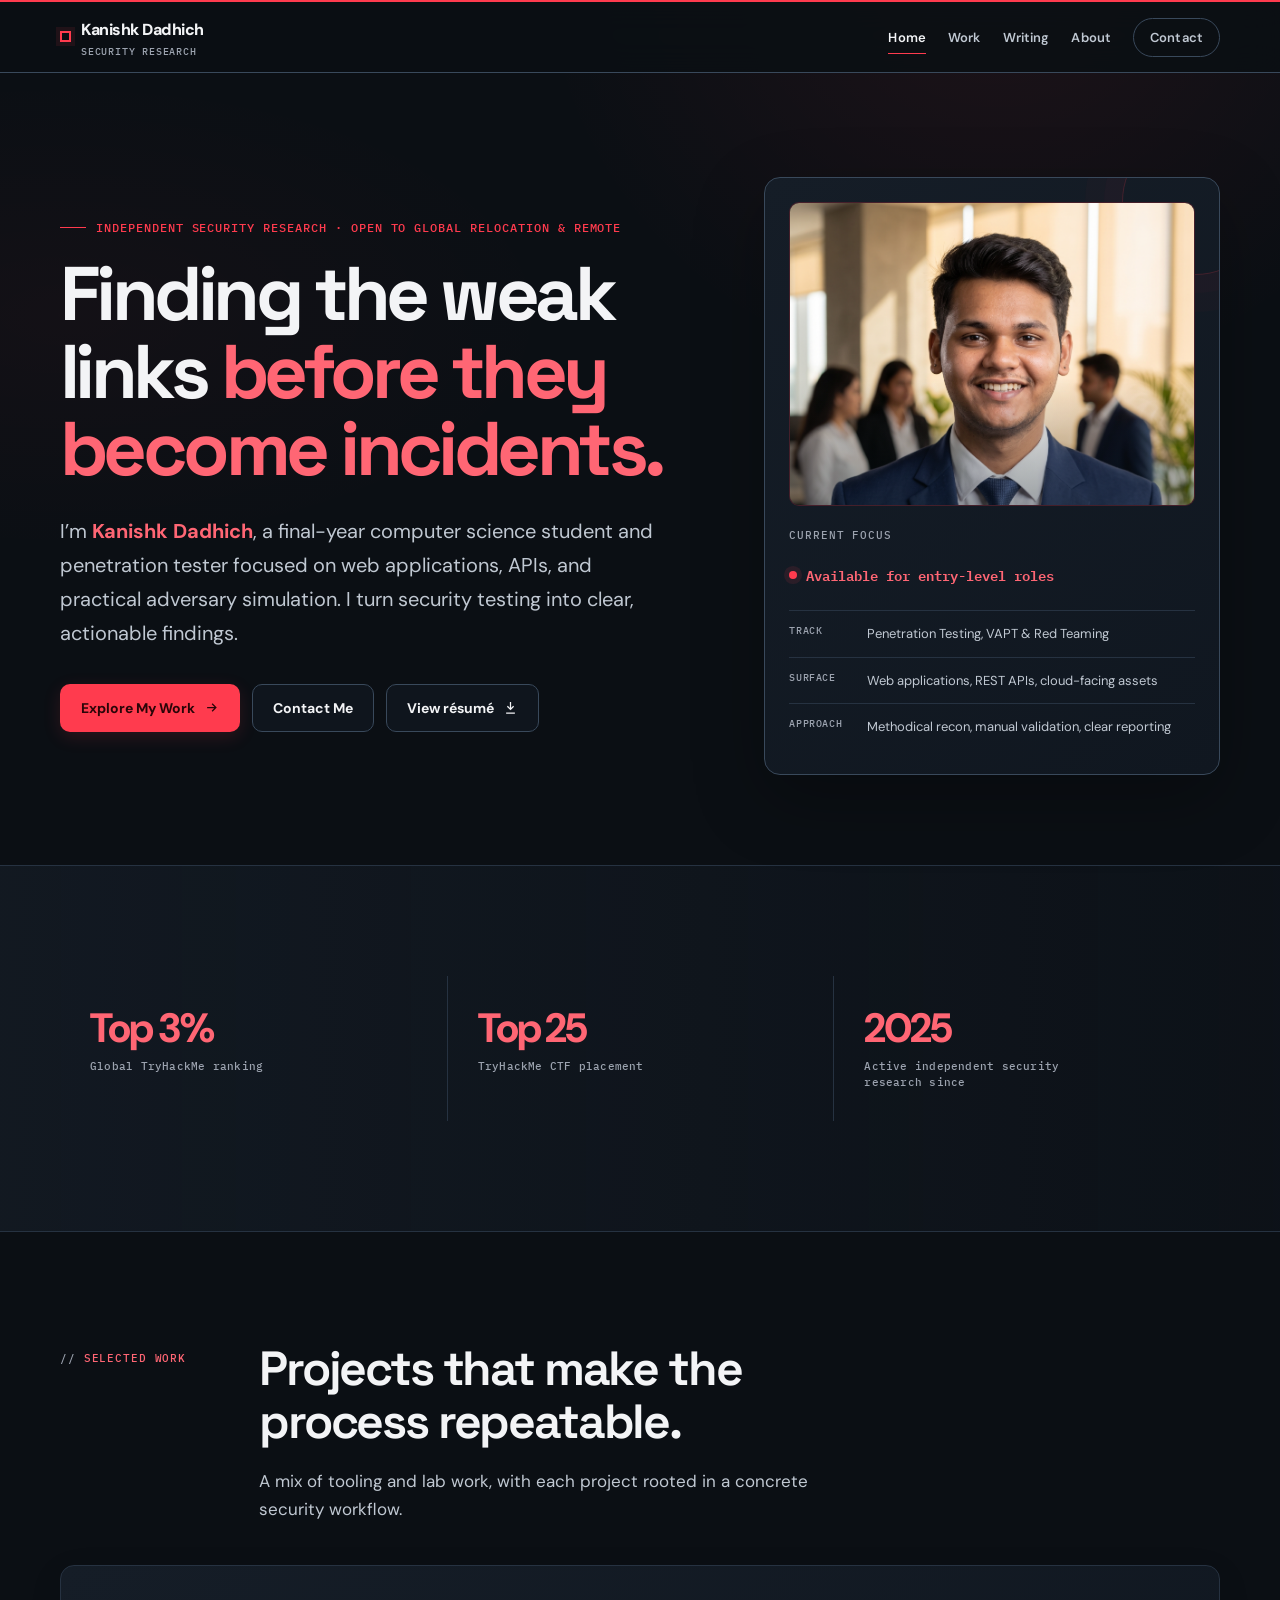
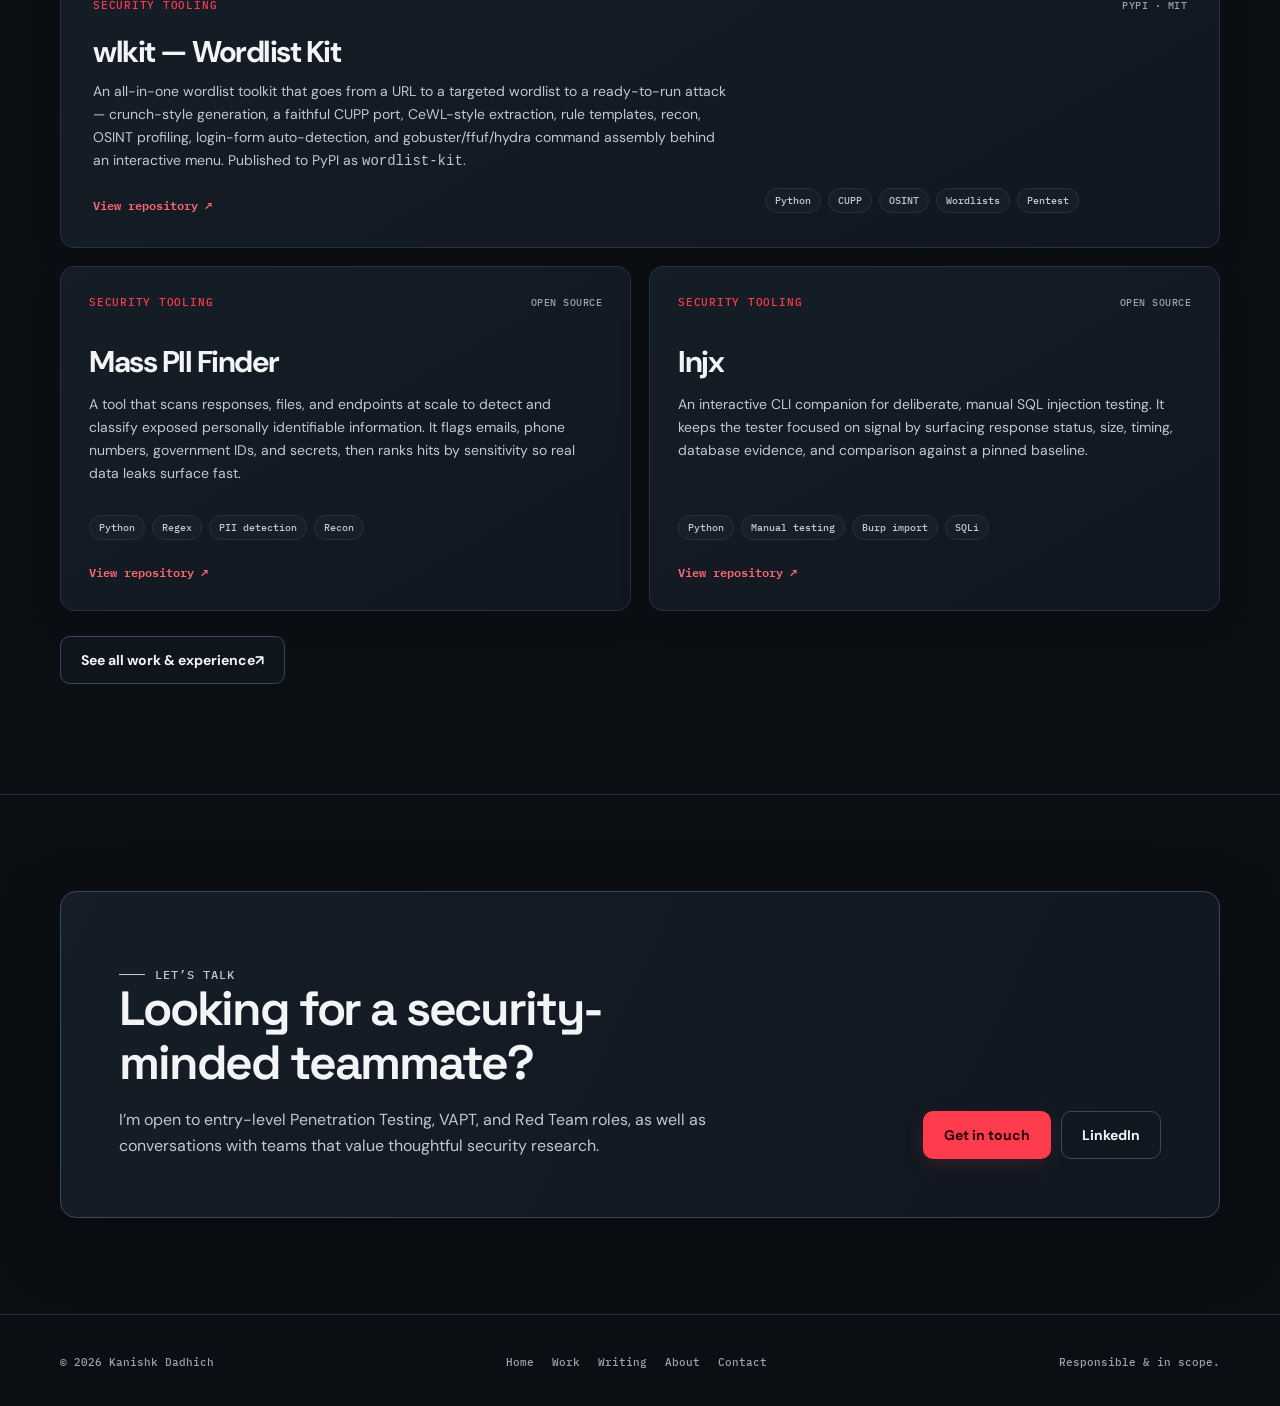
<file: index.html>
<!doctype html>
<html lang="en">
<head>
  <meta charset="UTF-8">
  <meta name="viewport" content="width=device-width, initial-scale=1.0">
  <title>Kanishk Dadhich — Security Researcher &amp; Penetration Tester</title>
  <meta name="description" content="Kanishk Dadhich is a penetration tester and security researcher focused on web applications, APIs, and practical security testing.">
  <meta property="og:type" content="website">
  <meta property="og:title" content="Kanishk Dadhich — Security Researcher &amp; Penetration Tester">
  <meta property="og:description" content="Penetration tester and security researcher focused on web applications, APIs, and practical adversary simulation.">
  <meta property="og:image" content="kanishk.png">
  <meta name="twitter:card" content="summary_large_image">
  <link rel="icon" href="data:image/svg+xml,%3Csvg xmlns='http://www.w3.org/2000/svg' viewBox='0 0 32 32'%3E%3Crect width='32' height='32' fill='%230B0F14'/%3E%3Crect x='9' y='9' width='14' height='14' fill='none' stroke='%23FF3B4E' stroke-width='3'/%3E%3C/svg%3E">
  <link rel="preconnect" href="https://fonts.googleapis.com">
  <link rel="preconnect" href="https://fonts.gstatic.com" crossorigin>
  <link href="https://fonts.googleapis.com/css2?family=DM+Sans:opsz,wght@9..40,400..700&family=IBM+Plex+Mono:wght@400;500;600&family=Space+Grotesk:wght@400;500;600;700&display=swap" rel="stylesheet">
  <link rel="stylesheet" href="styles.css">
</head>
<body>
  <a class="skip-link" href="#main-content">Skip to content</a>

  <header class="site-header">
    <div class="container nav-wrap">
      <a class="wordmark" href="index.html" aria-label="Kanishk Dadhich — home">
        <span class="wordmark-mark" aria-hidden="true"></span>
        <span>Kanishk Dadhich<small>Security Research</small></span>
      </a>
      <nav class="nav-links" id="primary-nav" aria-label="Primary navigation">
        <a href="index.html" aria-current="page">Home</a>
        <a href="work.html">Work</a>
        <a href="writing.html">Writing</a>
        <a href="about.html">About</a>
        <a class="nav-cta" href="contact.html">Contact</a>
      </nav>
        <button type="button" class="nav-toggle" id="nav-toggle" aria-controls="primary-nav" aria-expanded="false" aria-label="Open menu">
          <svg class="icon-open" width="18" height="18" viewBox="0 0 24 24" fill="none" stroke="currentColor" stroke-width="2" stroke-linecap="round" aria-hidden="true"><path d="M3 6h18M3 12h18M3 18h18"/></svg>
          <svg class="icon-close" width="18" height="18" viewBox="0 0 24 24" fill="none" stroke="currentColor" stroke-width="2" stroke-linecap="round" aria-hidden="true"><path d="M6 6l12 12M18 6L6 18"/></svg>
        </button>
    </div>
  </header>

  <main id="main-content">
    <section class="hero" id="top">
      <div class="container hero-grid">
        <div class="reveal">
          <p class="eyebrow">Independent security research · Open to global relocation &amp; remote</p>
          <h1>Finding the weak links <span class="emphasis">before they become incidents.</span></h1>
          <p class="hero-copy">I’m <span class="name-highlight">Kanishk Dadhich</span>, a final-year computer science student and penetration tester focused on web applications, APIs, and practical adversary simulation. I turn security testing into clear, actionable findings.</p>
          <div class="hero-actions">
            <a class="button button-primary" href="work.html">Explore My Work
              <svg width="15" height="15" viewBox="0 0 24 24" fill="none" stroke="currentColor" stroke-width="2" aria-hidden="true"><path d="M5 12h14M13 6l6 6-6 6"/></svg>
            </a>
            <a class="button button-secondary" href="contact.html">Contact Me</a>
            <a class="button button-secondary" href="Kanishk-Resume.pdf" download="Kanishk-Dadhich-Resume.pdf">View résumé
              <svg width="15" height="15" viewBox="0 0 24 24" fill="none" stroke="currentColor" stroke-width="2" aria-hidden="true"><path d="M12 3v12M7 10l5 5 5-5M5 21h14"/></svg>
            </a>
          </div>
        </div>
        <aside class="profile-panel reveal" aria-label="Current professional focus">
          <figure class="profile-portrait">
            <img src="kanishk.png" width="1782" height="2400" alt="Kanishk Dadhich in a blue suit" fetchpriority="high" decoding="async">
          </figure>
          <p class="panel-label">Current focus</p>
          <div class="panel-status"><span class="status-dot" aria-hidden="true"></span>Available for entry-level roles</div>
          <dl class="focus-list">
            <div><dt>Track</dt><dd>Penetration Testing, VAPT &amp; Red Teaming</dd></div>
            <div><dt>Surface</dt><dd>Web applications, REST APIs, cloud-facing assets</dd></div>
            <div><dt>Approach</dt><dd>Methodical recon, manual validation, clear reporting</dd></div>
          </dl>
        </aside>
      </div>
    </section>

    <section class="metrics" aria-label="Highlights">
      <div class="container metric-grid reveal">
        <div class="metric"><span class="metric-value">Top 3%</span><span class="metric-label">Global TryHackMe ranking</span></div>
        <div class="metric"><span class="metric-value">Top 25</span><span class="metric-label">TryHackMe CTF placement</span></div>
        <div class="metric"><span class="metric-value">2025</span><span class="metric-label">Active independent security research since</span></div>
      </div>
    </section>

    <section id="work" aria-labelledby="work-title">
      <div class="container">
        <div class="section-head reveal">
          <p class="section-kicker">Selected work</p>
          <div>
            <h2 id="work-title">Projects that make the process repeatable.</h2>
            <p class="section-intro">A mix of tooling and lab work, with each project rooted in a concrete security workflow.</p>
          </div>
        </div>
        <div class="case-grid reveal">
          <article class="case">
            <div class="case-top"><span class="case-type">Security tooling</span><span class="case-scope">PyPI · MIT</span></div>
            <h3>wlkit — Wordlist Kit</h3>
            <p>An all-in-one wordlist toolkit that goes from a URL to a targeted wordlist to a ready-to-run attack — crunch-style generation, a faithful CUPP port, CeWL-style extraction, rule templates, recon, OSINT profiling, login-form auto-detection, and gobuster/ffuf/hydra command assembly behind an interactive menu. Published to PyPI as <code>wordlist-kit</code>.</p>
            <div class="case-meta"><span>Python</span><span>CUPP</span><span>OSINT</span><span>Wordlists</span><span>Pentest</span></div>
            <a class="case-link" href="https://github.com/kanishk-dadhich/wlkit" target="_blank" rel="noopener">View repository <span aria-hidden="true">↗</span></a>
          </article>
          <article class="case">
            <div class="case-top"><span class="case-type">Security tooling</span><span class="case-scope">Open source</span></div>
            <h3>Mass PII Finder</h3>
            <p>A tool that scans responses, files, and endpoints at scale to detect and classify exposed personally identifiable information. It flags emails, phone numbers, government IDs, and secrets, then ranks hits by sensitivity so real data leaks surface fast.</p>
            <div class="case-meta"><span>Python</span><span>Regex</span><span>PII detection</span><span>Recon</span></div>
            <a class="case-link" href="https://github.com/kanishk-dadhich/MassPIIFinder" target="_blank" rel="noopener">View repository <span aria-hidden="true">↗</span></a>
          </article>
          <article class="case">
            <div class="case-top"><span class="case-type">Security tooling</span><span class="case-scope">Open source</span></div>
            <h3>Injx</h3>
            <p>An interactive CLI companion for deliberate, manual SQL injection testing. It keeps the tester focused on signal by surfacing response status, size, timing, database evidence, and comparison against a pinned baseline.</p>
            <div class="case-meta"><span>Python</span><span>Manual testing</span><span>Burp import</span><span>SQLi</span></div>
            <a class="case-link" href="https://github.com/kanishk-dadhich/injx" target="_blank" rel="noopener">View repository <span aria-hidden="true">↗</span></a>
          </article>
        </div>
        <p class="articles-footer reveal"><a class="button button-secondary" href="work.html">See all work &amp; experience <span aria-hidden="true">↗</span></a></p>
      </div>
    </section>

    <section class="contact" id="contact" aria-labelledby="contact-title">
      <div class="container contact-box reveal">
        <div>
          <p class="eyebrow">Let’s talk</p>
          <h2 id="contact-title">Looking for a security-minded teammate?</h2>
          <p>I’m open to entry-level Penetration Testing, VAPT, and Red Team roles, as well as conversations with teams that value thoughtful security research.</p>
        </div>
        <div class="contact-actions">
          <a class="button button-primary" href="contact.html">Get in touch</a>
          <a class="button button-secondary" href="https://www.linkedin.com/in/kanishk-dadhich" target="_blank" rel="noopener">LinkedIn</a>
        </div>
      </div>
    </section>
  </main>

  <footer>
    <div class="container footer-inner">
      <p>© 2026 Kanishk Dadhich</p>
      <nav class="footer-nav" aria-label="Footer navigation">
        <a href="index.html">Home</a>
        <a href="work.html">Work</a>
        <a href="writing.html">Writing</a>
        <a href="about.html">About</a>
        <a href="contact.html">Contact</a>
      </nav>
      <p>Responsible &amp; in scope.</p>
    </div>
  </footer>

  <script src="app.js"></script>
</body>
</html>
</file>
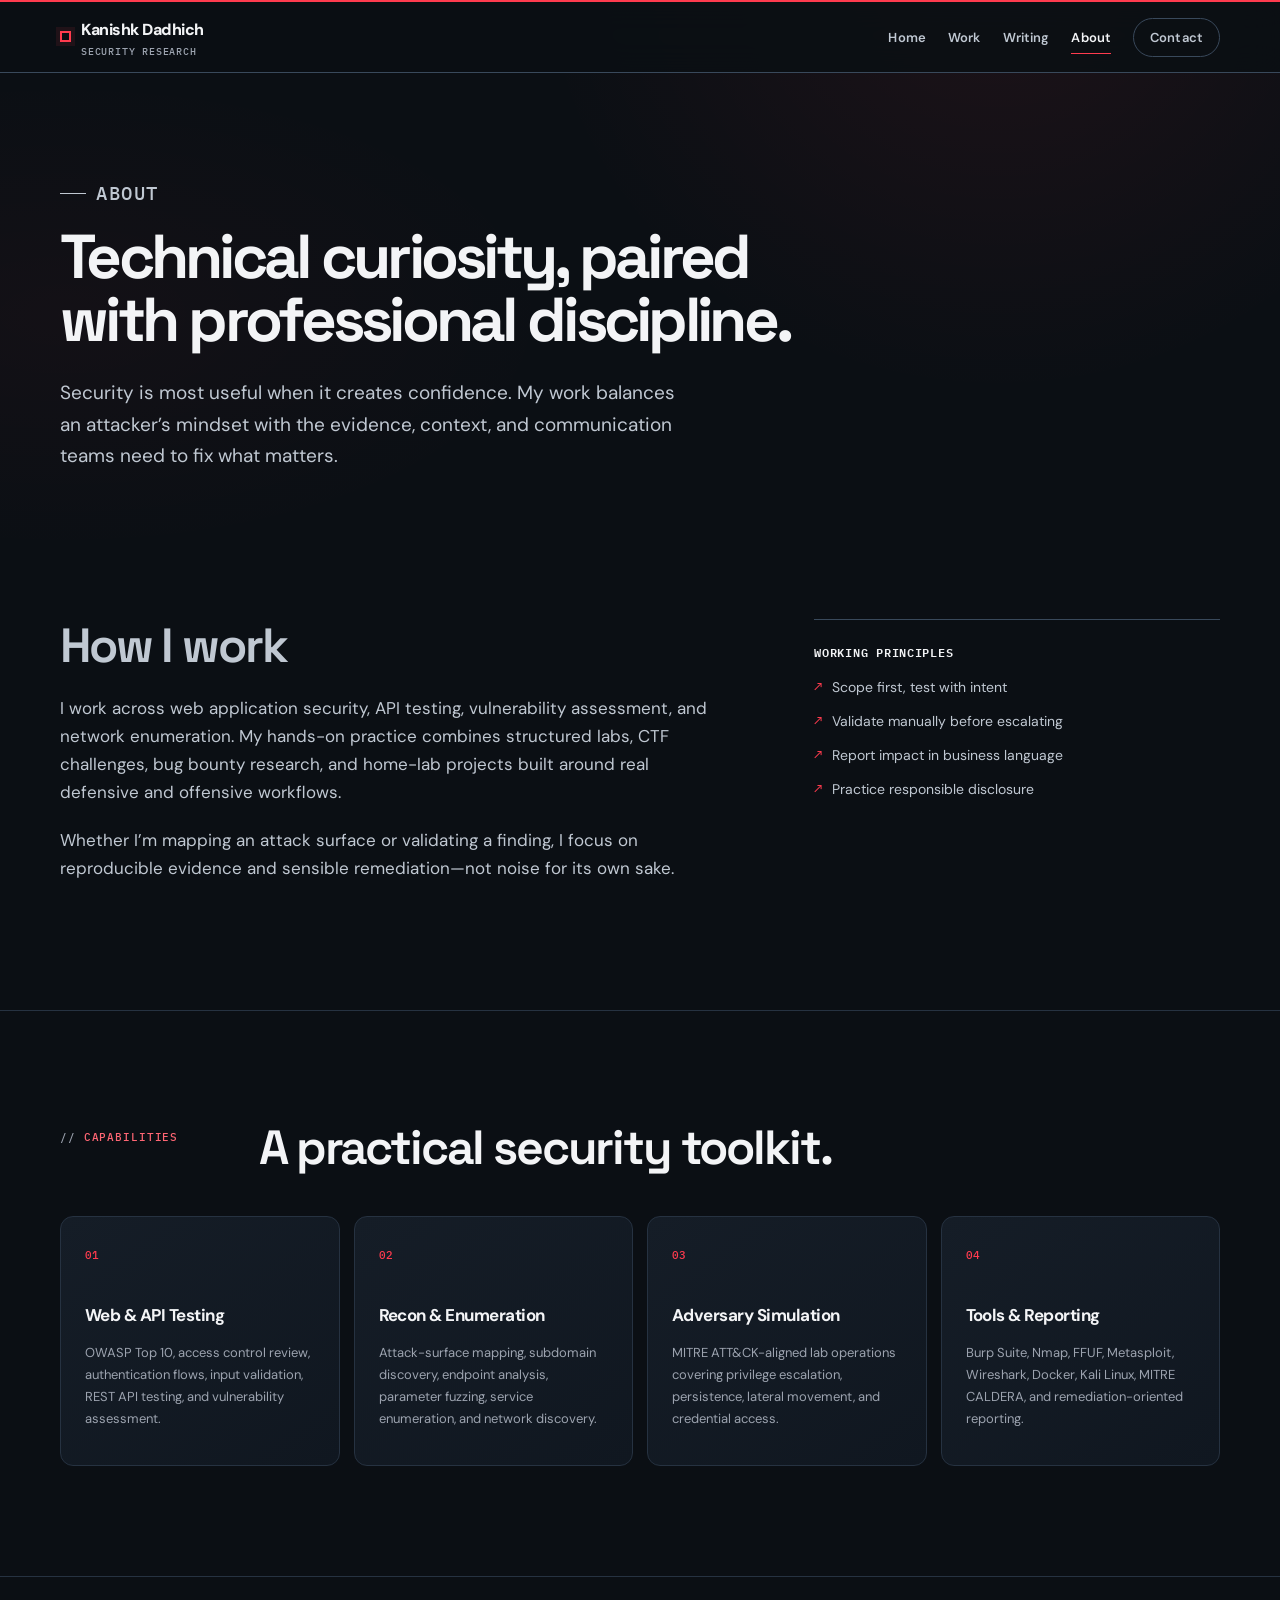
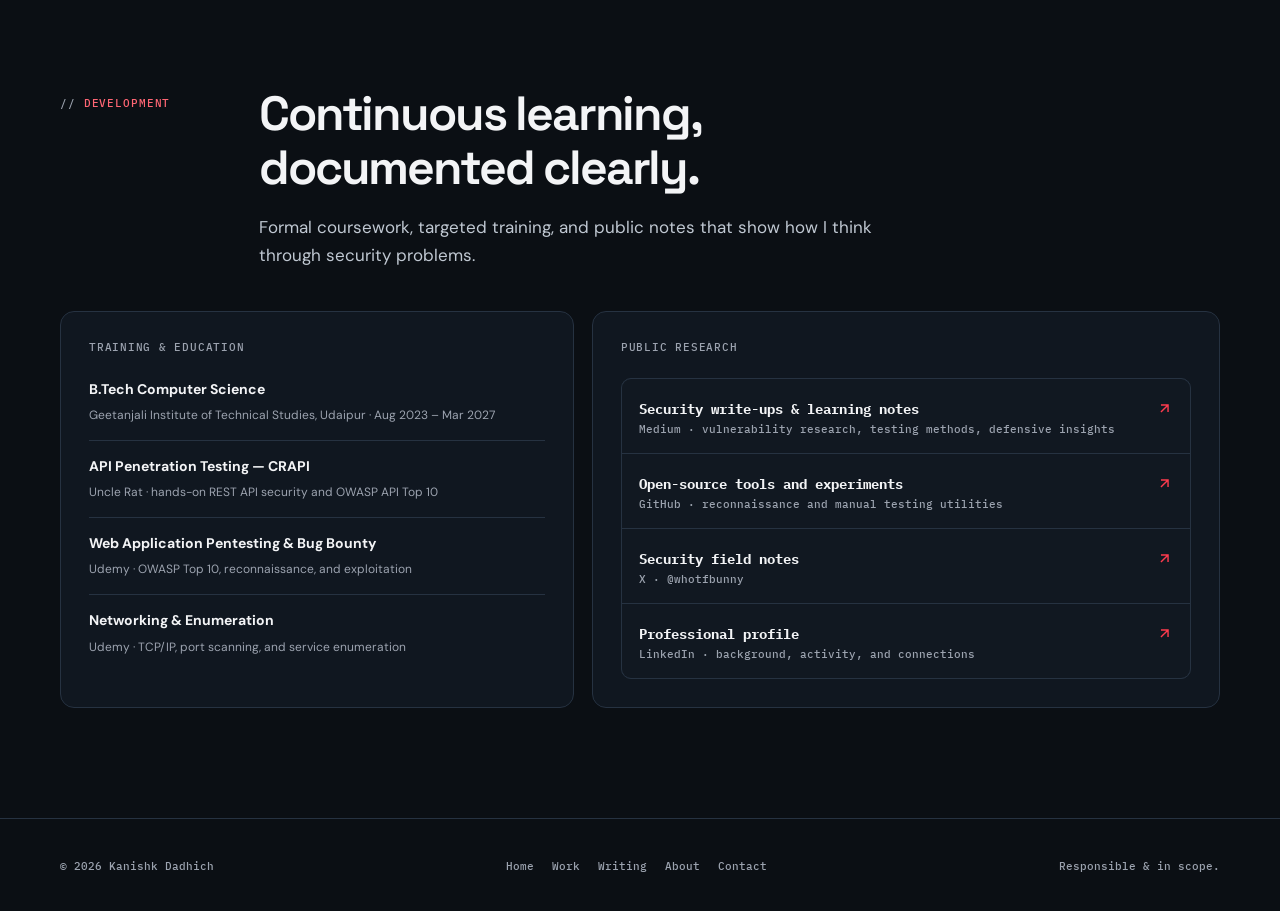
<file: about.html>
<!doctype html>
<html lang="en">
<head>
  <meta charset="UTF-8">
  <meta name="viewport" content="width=device-width, initial-scale=1.0">
  <title>About — Kanishk Dadhich</title>
  <meta name="description" content="About Kanishk Dadhich — penetration tester and security researcher: approach, capabilities, education, and public research.">
  <meta property="og:type" content="website">
  <meta property="og:title" content="About — Kanishk Dadhich">
  <meta property="og:description" content="Approach, capabilities, education, and public research of penetration tester Kanishk Dadhich.">
  <meta property="og:image" content="kanishk.png">
  <meta name="twitter:card" content="summary_large_image">
  <link rel="icon" href="data:image/svg+xml,%3Csvg xmlns='http://www.w3.org/2000/svg' viewBox='0 0 32 32'%3E%3Crect width='32' height='32' fill='%230B0F14'/%3E%3Crect x='9' y='9' width='14' height='14' fill='none' stroke='%23FF3B4E' stroke-width='3'/%3E%3C/svg%3E">
  <link rel="preconnect" href="https://fonts.googleapis.com">
  <link rel="preconnect" href="https://fonts.gstatic.com" crossorigin>
  <link href="https://fonts.googleapis.com/css2?family=DM+Sans:opsz,wght@9..40,400..700&family=IBM+Plex+Mono:wght@400;500;600&family=Space+Grotesk:wght@400;500;600;700&display=swap" rel="stylesheet">
  <link rel="stylesheet" href="styles.css">
</head>
<body>
  <a class="skip-link" href="#main-content">Skip to content</a>

  <header class="site-header">
    <div class="container nav-wrap">
      <a class="wordmark" href="index.html" aria-label="Kanishk Dadhich — home">
        <span class="wordmark-mark" aria-hidden="true"></span>
        <span>Kanishk Dadhich<small>Security Research</small></span>
      </a>
      <nav class="nav-links" id="primary-nav" aria-label="Primary navigation">
        <a href="index.html">Home</a>
        <a href="work.html">Work</a>
        <a href="writing.html">Writing</a>
        <a href="about.html" aria-current="page">About</a>
        <a class="nav-cta" href="contact.html">Contact</a>
      </nav>
        <button type="button" class="nav-toggle" id="nav-toggle" aria-controls="primary-nav" aria-expanded="false" aria-label="Open menu">
          <svg class="icon-open" width="18" height="18" viewBox="0 0 24 24" fill="none" stroke="currentColor" stroke-width="2" stroke-linecap="round" aria-hidden="true"><path d="M3 6h18M3 12h18M3 18h18"/></svg>
          <svg class="icon-close" width="18" height="18" viewBox="0 0 24 24" fill="none" stroke="currentColor" stroke-width="2" stroke-linecap="round" aria-hidden="true"><path d="M6 6l12 12M18 6L6 18"/></svg>
        </button>
    </div>
  </header>

  <main id="main-content">
    <section class="page-lede" id="top">
      <div class="container reveal">
        <p class="eyebrow">About</p>
        <h1>Technical curiosity, paired with professional discipline.</h1>
        <p>Security is most useful when it creates confidence. My work balances an attacker’s mindset with the evidence, context, and communication teams need to fix what matters.</p>
      </div>
    </section>

    <section id="profile" aria-labelledby="profile-title">
      <div class="container">
        <div class="about-grid reveal">
          <div class="about-copy">
            <h2 id="profile-title" style="margin-bottom:22px;">How I work</h2>
            <p>I work across web application security, API testing, vulnerability assessment, and network enumeration. My hands-on practice combines structured labs, CTF challenges, bug bounty research, and home-lab projects built around real defensive and offensive workflows.</p>
            <p>Whether I’m mapping an attack surface or validating a finding, I focus on reproducible evidence and sensible remediation—not noise for its own sake.</p>
          </div>
          <aside class="principles">
            <h3>Working principles</h3>
            <ul>
              <li>Scope first, test with intent</li>
              <li>Validate manually before escalating</li>
              <li>Report impact in business language</li>
              <li>Practice responsible disclosure</li>
            </ul>
          </aside>
        </div>
      </div>
    </section>

    <section class="divider" aria-labelledby="capabilities-title">
      <div class="container">
        <div class="section-head reveal">
          <p class="section-kicker">Capabilities</p>
          <div><h2 id="capabilities-title">A practical security toolkit.</h2></div>
        </div>
        <div class="skills-grid reveal">
          <article class="skill-group"><span class="skill-num">01</span><h3>Web &amp; API Testing</h3><p>OWASP Top 10, access control review, authentication flows, input validation, REST API testing, and vulnerability assessment.</p></article>
          <article class="skill-group"><span class="skill-num">02</span><h3>Recon &amp; Enumeration</h3><p>Attack-surface mapping, subdomain discovery, endpoint analysis, parameter fuzzing, service enumeration, and network discovery.</p></article>
          <article class="skill-group"><span class="skill-num">03</span><h3>Adversary Simulation</h3><p>MITRE ATT&amp;CK-aligned lab operations covering privilege escalation, persistence, lateral movement, and credential access.</p></article>
          <article class="skill-group"><span class="skill-num">04</span><h3>Tools &amp; Reporting</h3><p>Burp Suite, Nmap, FFUF, Metasploit, Wireshark, Docker, Kali Linux, MITRE CALDERA, and remediation-oriented reporting.</p></article>
        </div>
      </div>
    </section>

    <section class="divider" id="development" aria-labelledby="development-title">
      <div class="container">
        <div class="section-head reveal">
          <p class="section-kicker">Development</p>
          <div>
            <h2 id="development-title">Continuous learning, documented clearly.</h2>
            <p class="section-intro">Formal coursework, targeted training, and public notes that show how I think through security problems.</p>
          </div>
        </div>
        <div class="knowledge-grid reveal">
          <article class="credentials">
            <p class="subhead">Training &amp; education</p>
            <ul class="credential-list">
              <li><strong>B.Tech Computer Science</strong><span>Geetanjali Institute of Technical Studies, Udaipur · Aug 2023 – Mar 2027</span></li>
              <li><strong>API Penetration Testing — CRAPI</strong><span>Uncle Rat · hands-on REST API security and OWASP API Top 10</span></li>
              <li><strong>Web Application Pentesting &amp; Bug Bounty</strong><span>Udemy · OWASP Top 10, reconnaissance, and exploitation</span></li>
              <li><strong>Networking &amp; Enumeration</strong><span>Udemy · TCP/IP, port scanning, and service enumeration</span></li>
            </ul>
          </article>
          <article class="research">
            <p class="subhead">Public research</p>
            <ul class="research-list">
              <li><a href="https://medium.com/@kanishkdadhich123" target="_blank" rel="noopener"><span><strong>Security write-ups &amp; learning notes</strong><span>Medium · vulnerability research, testing methods, defensive insights</span></span><svg width="17" height="17" viewBox="0 0 24 24" fill="none" stroke="currentColor" stroke-width="2" aria-hidden="true"><path d="M7 17L17 7M7 7h10v10"/></svg></a></li>
              <li><a href="https://github.com/kanishk-dadhich" target="_blank" rel="noopener"><span><strong>Open-source tools and experiments</strong><span>GitHub · reconnaissance and manual testing utilities</span></span><svg width="17" height="17" viewBox="0 0 24 24" fill="none" stroke="currentColor" stroke-width="2" aria-hidden="true"><path d="M7 17L17 7M7 7h10v10"/></svg></a></li>
              <li><a href="https://x.com/whotfbunny" target="_blank" rel="noopener"><span><strong>Security field notes</strong><span>X · @whotfbunny</span></span><svg width="17" height="17" viewBox="0 0 24 24" fill="none" stroke="currentColor" stroke-width="2" aria-hidden="true"><path d="M7 17L17 7M7 7h10v10"/></svg></a></li>
              <li><a href="https://www.linkedin.com/in/kanishk-dadhich" target="_blank" rel="noopener"><span><strong>Professional profile</strong><span>LinkedIn · background, activity, and connections</span></span><svg width="17" height="17" viewBox="0 0 24 24" fill="none" stroke="currentColor" stroke-width="2" aria-hidden="true"><path d="M7 17L17 7M7 7h10v10"/></svg></a></li>
            </ul>
          </article>
        </div>
      </div>
    </section>
  </main>

  <footer>
    <div class="container footer-inner">
      <p>© 2026 Kanishk Dadhich</p>
      <nav class="footer-nav" aria-label="Footer navigation">
        <a href="index.html">Home</a>
        <a href="work.html">Work</a>
        <a href="writing.html">Writing</a>
        <a href="about.html">About</a>
        <a href="contact.html">Contact</a>
      </nav>
      <p>Responsible &amp; in scope.</p>
    </div>
  </footer>

  <script src="app.js"></script>
</body>
</html>
</file>
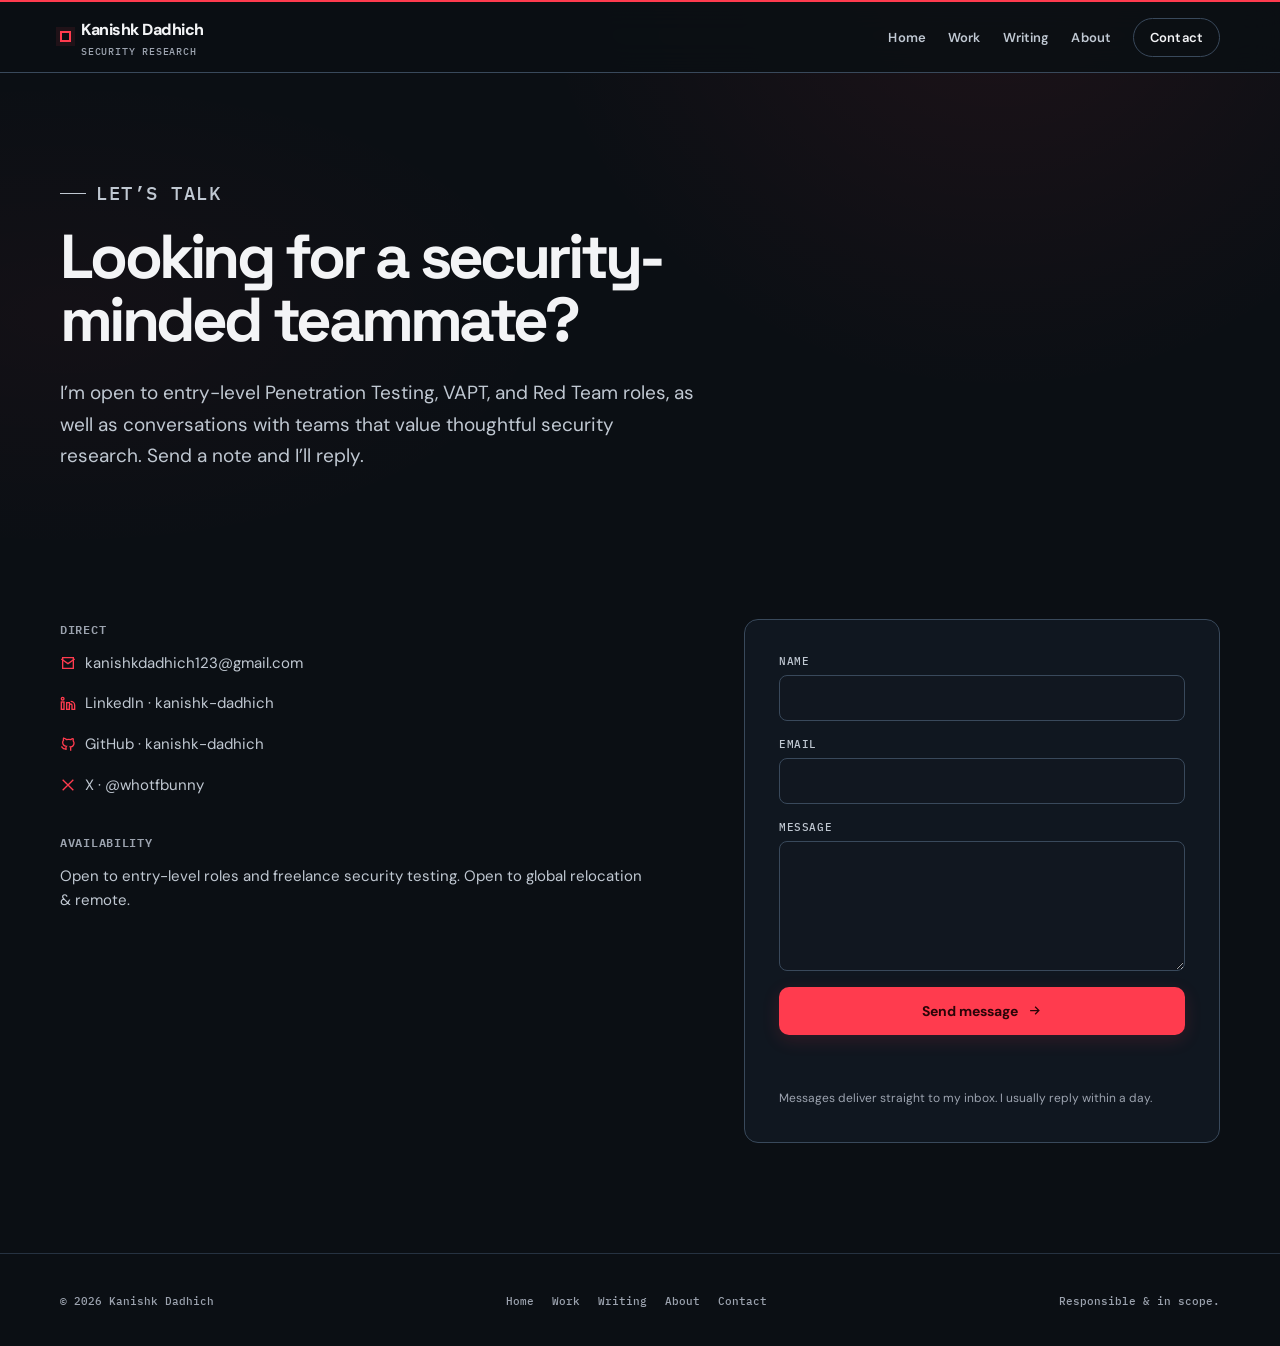
<file: contact.html>
<!doctype html>
<html lang="en">
<head>
  <meta charset="UTF-8">
  <meta name="viewport" content="width=device-width, initial-scale=1.0">
  <title>Contact — Kanishk Dadhich</title>
  <meta name="description" content="Get in touch with Kanishk Dadhich about penetration testing, VAPT, and red team roles or security research.">
  <meta property="og:type" content="website">
  <meta property="og:title" content="Contact — Kanishk Dadhich">
  <meta property="og:description" content="Get in touch about penetration testing, VAPT, and red team roles or security research.">
  <meta property="og:image" content="kanishk.png">
  <meta name="twitter:card" content="summary_large_image">
  <link rel="icon" href="data:image/svg+xml,%3Csvg xmlns='http://www.w3.org/2000/svg' viewBox='0 0 32 32'%3E%3Crect width='32' height='32' fill='%230B0F14'/%3E%3Crect x='9' y='9' width='14' height='14' fill='none' stroke='%23FF3B4E' stroke-width='3'/%3E%3C/svg%3E">
  <link rel="preconnect" href="https://fonts.googleapis.com">
  <link rel="preconnect" href="https://fonts.gstatic.com" crossorigin>
  <link href="https://fonts.googleapis.com/css2?family=DM+Sans:opsz,wght@9..40,400..700&family=IBM+Plex+Mono:wght@400;500;600&family=Space+Grotesk:wght@400;500;600;700&display=swap" rel="stylesheet">
  <link rel="stylesheet" href="styles.css">
</head>
<body>
  <a class="skip-link" href="#main-content">Skip to content</a>

  <header class="site-header">
    <div class="container nav-wrap">
      <a class="wordmark" href="index.html" aria-label="Kanishk Dadhich — home">
        <span class="wordmark-mark" aria-hidden="true"></span>
        <span>Kanishk Dadhich<small>Security Research</small></span>
      </a>
      <nav class="nav-links" id="primary-nav" aria-label="Primary navigation">
        <a href="index.html">Home</a>
        <a href="work.html">Work</a>
        <a href="writing.html">Writing</a>
        <a href="about.html">About</a>
        <a class="nav-cta" href="contact.html" aria-current="page">Contact</a>
      </nav>
        <button type="button" class="nav-toggle" id="nav-toggle" aria-controls="primary-nav" aria-expanded="false" aria-label="Open menu">
          <svg class="icon-open" width="18" height="18" viewBox="0 0 24 24" fill="none" stroke="currentColor" stroke-width="2" stroke-linecap="round" aria-hidden="true"><path d="M3 6h18M3 12h18M3 18h18"/></svg>
          <svg class="icon-close" width="18" height="18" viewBox="0 0 24 24" fill="none" stroke="currentColor" stroke-width="2" stroke-linecap="round" aria-hidden="true"><path d="M6 6l12 12M18 6L6 18"/></svg>
        </button>
    </div>
  </header>

  <main id="main-content">
    <section class="page-lede" id="top">
      <div class="container reveal">
        <p class="eyebrow">Let’s talk</p>
        <h1>Looking for a security-minded teammate?</h1>
        <p>I’m open to entry-level Penetration Testing, VAPT, and Red Team roles, as well as conversations with teams that value thoughtful security research. Send a note and I’ll reply.</p>
      </div>
    </section>

    <section id="contact" aria-labelledby="contact-title">
      <div class="container">
        <div class="contact-layout reveal">
          <div class="contact-detail">
            <h3>Direct</h3>
            <ul>
              <li>
                <a class="detail-link" href="mailto:kanishkdadhich123@gmail.com">
                  <svg width="16" height="16" viewBox="0 0 24 24" fill="none" stroke="currentColor" stroke-width="2" aria-hidden="true"><path d="M4 4h16v16H4z"/><path d="M22 6l-10 7L2 6"/></svg>
                  kanishkdadhich123@gmail.com
                </a>
              </li>
              <li>
                <a class="detail-link" href="https://www.linkedin.com/in/kanishk-dadhich" target="_blank" rel="noopener">
                  <svg width="16" height="16" viewBox="0 0 24 24" fill="none" stroke="currentColor" stroke-width="2" aria-hidden="true"><path d="M16 8a6 6 0 0 1 6 6v6h-4v-6a2 2 0 0 0-4 0v6h-4v-10h4v1.5"/><rect x="2" y="9" width="4" height="11"/><circle cx="4" cy="4" r="2"/></svg>
                  LinkedIn · kanishk-dadhich
                </a>
              </li>
              <li>
                <a class="detail-link" href="https://github.com/kanishk-dadhich" target="_blank" rel="noopener">
                  <svg width="16" height="16" viewBox="0 0 24 24" fill="none" stroke="currentColor" stroke-width="2" aria-hidden="true"><path d="M9 19c-5 1.5-5-2.5-7-3m14 6v-3.5c0-1 .1-1.4-.5-2 2.8-.3 5.5-1.4 5.5-6a4.6 4.6 0 0 0-1.3-3.2 4.2 4.2 0 0 0-.1-3.2s-1.1-.3-3.5 1.3a12 12 0 0 0-6.2 0C6.5 2.8 5.4 3.1 5.4 3.1a4.2 4.2 0 0 0-.1 3.2A4.6 4.6 0 0 0 4 9.5c0 4.6 2.7 5.7 5.5 6-.6.6-.6 1.2-.5 2V21"/></svg>
                  GitHub · kanishk-dadhich
                </a>
              </li>
              <li>
                <a class="detail-link" href="https://x.com/whotfbunny" target="_blank" rel="noopener">
                  <svg width="16" height="16" viewBox="0 0 24 24" fill="none" stroke="currentColor" stroke-width="2" aria-hidden="true"><path d="M4 4l16 16M20 4L4 20"/></svg>
                  X · @whotfbunny
                </a>
              </li>
            </ul>
            <h3>Availability</h3>
            <p style="margin:0;color:var(--text-soft);font-size:15px;">Open to entry-level roles and freelance security testing. Open to global relocation &amp; remote.</p>
          </div>

          <form class="contact-form" id="contact-form" action="https://formspree.io/f/xnpndkja" method="POST" novalidate>
            <div class="field">
              <label for="cf-name">Name</label>
              <input type="text" id="cf-name" name="name" autocomplete="name" required>
            </div>
            <div class="field">
              <label for="cf-email">Email</label>
              <input type="email" id="cf-email" name="email" autocomplete="email" required>
            </div>
            <div class="field">
              <label for="cf-message">Message</label>
              <textarea id="cf-message" name="message" required></textarea>
            </div>
            <input type="hidden" name="_subject" value="New message from your portfolio">
            <input type="text" name="_gotcha" tabindex="-1" autocomplete="off" aria-hidden="true" style="position:absolute;left:-9999px;width:1px;height:1px;opacity:0;">
            <button type="submit" class="button button-primary">Send message
              <svg width="15" height="15" viewBox="0 0 24 24" fill="none" stroke="currentColor" stroke-width="2" aria-hidden="true"><path d="M5 12h14M13 6l6 6-6 6"/></svg>
            </button>
            <p class="form-status" id="form-status" role="status" aria-live="polite"></p>
            <p class="form-note">Messages deliver straight to my inbox. I usually reply within a day.</p>
          </form>
        </div>
      </div>
    </section>
  </main>

  <footer>
    <div class="container footer-inner">
      <p>© 2026 Kanishk Dadhich</p>
      <nav class="footer-nav" aria-label="Footer navigation">
        <a href="index.html">Home</a>
        <a href="work.html">Work</a>
        <a href="writing.html">Writing</a>
        <a href="about.html">About</a>
        <a href="contact.html">Contact</a>
      </nav>
      <p>Responsible &amp; in scope.</p>
    </div>
  </footer>

  <script src="app.js"></script>
</body>
</html>
</file>
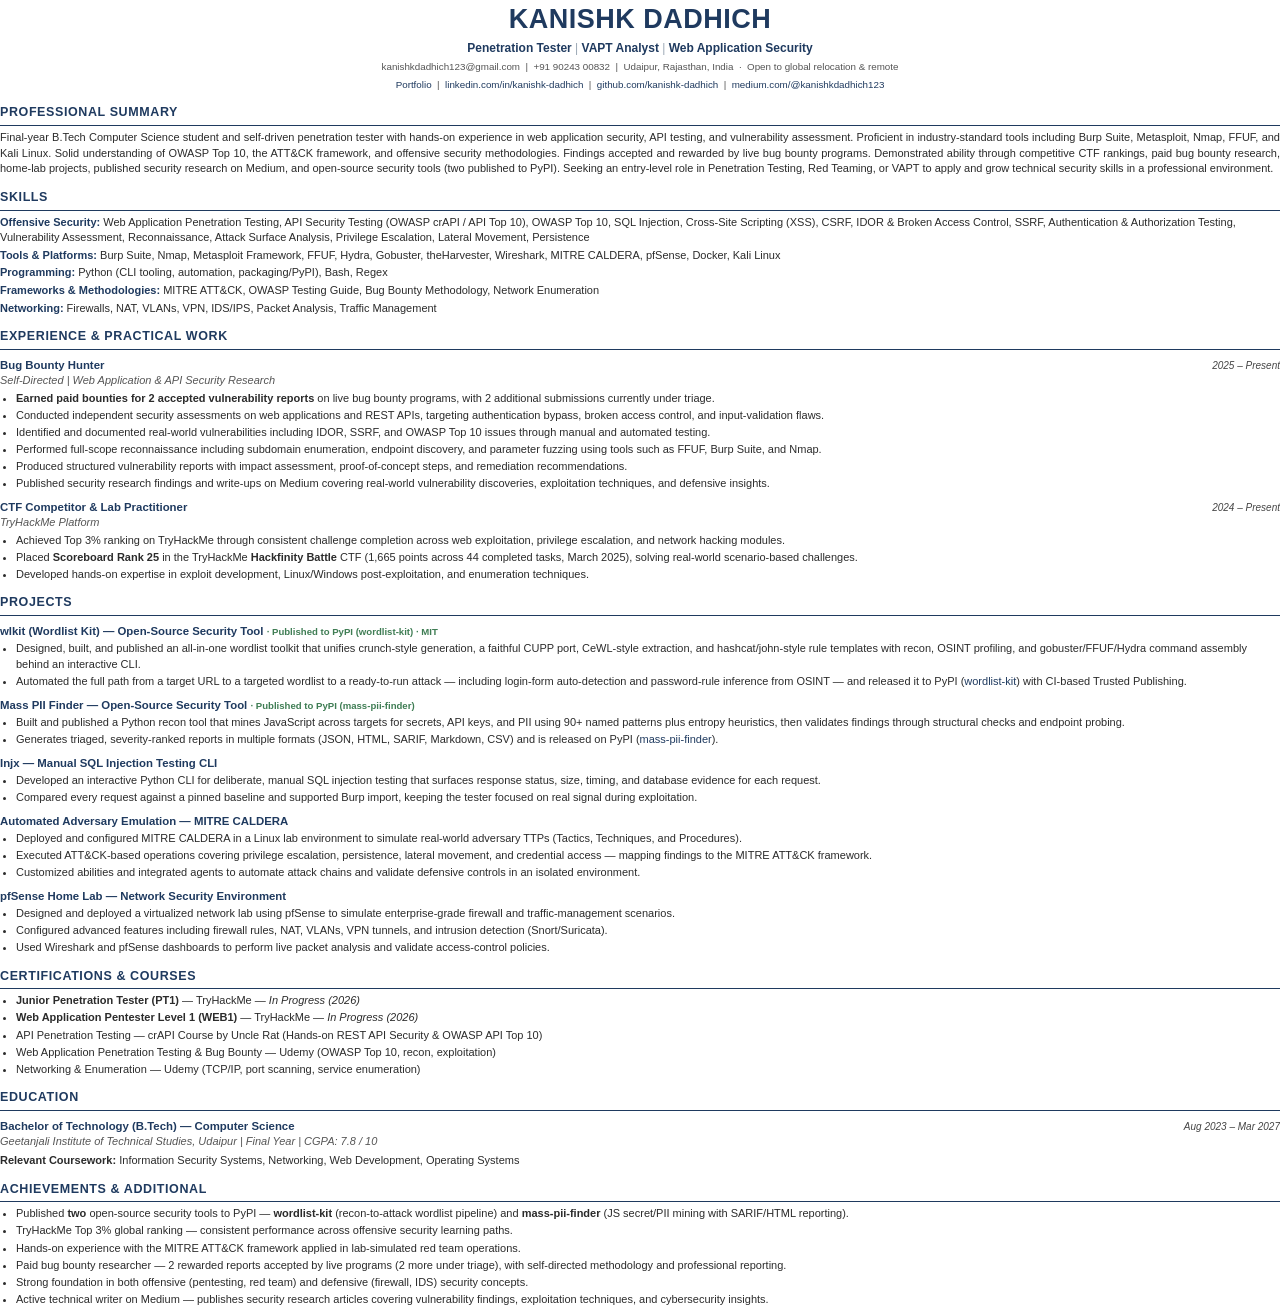
<file: resume.html>
<!doctype html>
<html lang="en">
<head>
<meta charset="utf-8">
<title>Kanishk Dadhich — Resume</title>
<style>
  @page { size: A4; margin: 14mm 14mm 12mm 14mm; }
  * { box-sizing: border-box; }
  body { font-family: "Helvetica Neue", Arial, "DejaVu Sans", sans-serif;
         color: #2b2b2b; font-size: 11px; line-height: 1.42; margin: 0; }
  .name { text-align: center; font-size: 27px; font-weight: 800; letter-spacing: .5px;
          color: #1f3a5f; margin: 0 0 2px; }
  .title-line { text-align: center; color: #1f3a5f; font-weight: 700; font-size: 12px; margin: 0 0 3px; }
  .title-line .sep { color: #9aa7b4; font-weight: 400; }
  .contact { text-align: center; color: #555; font-size: 9.8px; margin: 0 0 4px; }
  h2 { color: #1f3a5f; font-size: 12.5px; font-weight: 800; text-transform: uppercase;
       letter-spacing: .6px; margin: 12px 0 4px; padding-bottom: 3px;
       border-bottom: 1.6px solid #1f3a5f; }
  p { margin: 3px 0; }
  .summary { margin: 3px 0 2px; text-align: justify; }
  .skills b { color: #1f3a5f; }
  .skills p { margin: 2px 0; }
  .entry-head { display: flex; justify-content: space-between; align-items: baseline; margin-top: 7px; }
  .entry-head .role { font-weight: 700; color: #1f3a5f; font-size: 11.4px; }
  .entry-head .date { color: #444; font-style: italic; font-size: 10px; white-space: nowrap; }
  .sub { font-style: italic; color: #555; margin: 0 0 2px; }
  ul { margin: 2px 0 2px; padding-left: 16px; }
  li { margin: 1.5px 0; }
  .proj-title { font-weight: 700; color: #1f3a5f; margin: 7px 0 1px; font-size: 11.4px; }
  .proj-title .tag { font-weight: 600; color: #3f7d54; font-size: 9.6px; }
  a { color: #1f3a5f; text-decoration: none; }
</style>
</head>
<body>

  <div class="name">KANISHK DADHICH</div>
  <div class="title-line">Penetration Tester <span class="sep">|</span> VAPT Analyst <span class="sep">|</span> Web Application Security</div>
  <div class="contact">kanishkdadhich123@gmail.com &nbsp;|&nbsp; +91 90243 00832 &nbsp;|&nbsp; Udaipur, Rajasthan, India &nbsp;·&nbsp; Open to global relocation &amp; remote</div>
  <div class="contact"><a href="https://kanishk-dadhich.github.io/my-portfolio/">Portfolio</a> &nbsp;|&nbsp; <a href="https://www.linkedin.com/in/kanishk-dadhich">linkedin.com/in/kanishk-dadhich</a> &nbsp;|&nbsp; <a href="https://github.com/kanishk-dadhich">github.com/kanishk-dadhich</a> &nbsp;|&nbsp; <a href="https://medium.com/@kanishkdadhich123">medium.com/@kanishkdadhich123</a></div>

  <h2>Professional Summary</h2>
  <p class="summary">Final-year B.Tech Computer Science student and self-driven penetration tester with hands-on experience in web application security, API testing, and vulnerability assessment. Proficient in industry-standard tools including Burp Suite, Metasploit, Nmap, FFUF, and Kali Linux. Solid understanding of OWASP Top 10, the ATT&amp;CK framework, and offensive security methodologies. Findings accepted and rewarded by live bug bounty programs. Demonstrated ability through competitive CTF rankings, paid bug bounty research, home-lab projects, published security research on Medium, and open-source security tools (two published to PyPI). Seeking an entry-level role in Penetration Testing, Red Teaming, or VAPT to apply and grow technical security skills in a professional environment.</p>

  <h2>Skills</h2>
  <div class="skills">
    <p><b>Offensive Security:</b> Web Application Penetration Testing, API Security Testing (OWASP crAPI / API Top 10), OWASP Top 10, SQL Injection, Cross-Site Scripting (XSS), CSRF, IDOR &amp; Broken Access Control, SSRF, Authentication &amp; Authorization Testing, Vulnerability Assessment, Reconnaissance, Attack Surface Analysis, Privilege Escalation, Lateral Movement, Persistence</p>
    <p><b>Tools &amp; Platforms:</b> Burp Suite, Nmap, Metasploit Framework, FFUF, Hydra, Gobuster, theHarvester, Wireshark, MITRE CALDERA, pfSense, Docker, Kali Linux</p>
    <p><b>Programming:</b> Python (CLI tooling, automation, packaging/PyPI), Bash, Regex</p>
    <p><b>Frameworks &amp; Methodologies:</b> MITRE ATT&amp;CK, OWASP Testing Guide, Bug Bounty Methodology, Network Enumeration</p>
    <p><b>Networking:</b> Firewalls, NAT, VLANs, VPN, IDS/IPS, Packet Analysis, Traffic Management</p>
  </div>

  <h2>Experience &amp; Practical Work</h2>
  <div class="entry-head"><span class="role">Bug Bounty Hunter</span><span class="date">2025 – Present</span></div>
  <p class="sub">Self-Directed | Web Application &amp; API Security Research</p>
  <ul>
    <li><b>Earned paid bounties for 2 accepted vulnerability reports</b> on live bug bounty programs, with 2 additional submissions currently under triage.</li>
    <li>Conducted independent security assessments on web applications and REST APIs, targeting authentication bypass, broken access control, and input-validation flaws.</li>
    <li>Identified and documented real-world vulnerabilities including IDOR, SSRF, and OWASP Top 10 issues through manual and automated testing.</li>
    <li>Performed full-scope reconnaissance including subdomain enumeration, endpoint discovery, and parameter fuzzing using tools such as FFUF, Burp Suite, and Nmap.</li>
    <li>Produced structured vulnerability reports with impact assessment, proof-of-concept steps, and remediation recommendations.</li>
    <li>Published security research findings and write-ups on Medium covering real-world vulnerability discoveries, exploitation techniques, and defensive insights.</li>
  </ul>

  <div class="entry-head"><span class="role">CTF Competitor &amp; Lab Practitioner</span><span class="date">2024 – Present</span></div>
  <p class="sub">TryHackMe Platform</p>
  <ul>
    <li>Achieved Top 3% ranking on TryHackMe through consistent challenge completion across web exploitation, privilege escalation, and network hacking modules.</li>
    <li>Placed <b>Scoreboard Rank 25</b> in the TryHackMe <b>Hackfinity Battle</b> CTF (1,665 points across 44 completed tasks, March 2025), solving real-world scenario-based challenges.</li>
    <li>Developed hands-on expertise in exploit development, Linux/Windows post-exploitation, and enumeration techniques.</li>
  </ul>

  <h2>Projects</h2>

  <div class="proj-title">wlkit (Wordlist Kit) — Open-Source Security Tool <span class="tag">· Published to PyPI (wordlist-kit) · MIT</span></div>
  <ul>
    <li>Designed, built, and published an all-in-one wordlist toolkit that unifies crunch-style generation, a faithful CUPP port, CeWL-style extraction, and hashcat/john-style rule templates with recon, OSINT profiling, and gobuster/FFUF/Hydra command assembly behind an interactive CLI.</li>
    <li>Automated the full path from a target URL to a targeted wordlist to a ready-to-run attack — including login-form auto-detection and password-rule inference from OSINT — and released it to PyPI (<a href="https://pypi.org/project/wordlist-kit/">wordlist-kit</a>) with CI-based Trusted Publishing.</li>
  </ul>

  <div class="proj-title">Mass PII Finder — Open-Source Security Tool <span class="tag">· Published to PyPI (mass-pii-finder)</span></div>
  <ul>
    <li>Built and published a Python recon tool that mines JavaScript across targets for secrets, API keys, and PII using 90+ named patterns plus entropy heuristics, then validates findings through structural checks and endpoint probing.</li>
    <li>Generates triaged, severity-ranked reports in multiple formats (JSON, HTML, SARIF, Markdown, CSV) and is released on PyPI (<a href="https://pypi.org/project/mass-pii-finder/">mass-pii-finder</a>).</li>
  </ul>

  <div class="proj-title">Injx — Manual SQL Injection Testing CLI</div>
  <ul>
    <li>Developed an interactive Python CLI for deliberate, manual SQL injection testing that surfaces response status, size, timing, and database evidence for each request.</li>
    <li>Compared every request against a pinned baseline and supported Burp import, keeping the tester focused on real signal during exploitation.</li>
  </ul>

  <div class="proj-title">Automated Adversary Emulation — MITRE CALDERA</div>
  <ul>
    <li>Deployed and configured MITRE CALDERA in a Linux lab environment to simulate real-world adversary TTPs (Tactics, Techniques, and Procedures).</li>
    <li>Executed ATT&amp;CK-based operations covering privilege escalation, persistence, lateral movement, and credential access — mapping findings to the MITRE ATT&amp;CK framework.</li>
    <li>Customized abilities and integrated agents to automate attack chains and validate defensive controls in an isolated environment.</li>
  </ul>

  <div class="proj-title">pfSense Home Lab — Network Security Environment</div>
  <ul>
    <li>Designed and deployed a virtualized network lab using pfSense to simulate enterprise-grade firewall and traffic-management scenarios.</li>
    <li>Configured advanced features including firewall rules, NAT, VLANs, VPN tunnels, and intrusion detection (Snort/Suricata).</li>
    <li>Used Wireshark and pfSense dashboards to perform live packet analysis and validate access-control policies.</li>
  </ul>

  <h2>Certifications &amp; Courses</h2>
  <ul>
    <li><b>Junior Penetration Tester (PT1)</b> — TryHackMe — <i>In Progress (2026)</i></li>
    <li><b>Web Application Pentester Level 1 (WEB1)</b> — TryHackMe — <i>In Progress (2026)</i></li>
    <li>API Penetration Testing — crAPI Course by Uncle Rat (Hands-on REST API Security &amp; OWASP API Top 10)</li>
    <li>Web Application Penetration Testing &amp; Bug Bounty — Udemy (OWASP Top 10, recon, exploitation)</li>
    <li>Networking &amp; Enumeration — Udemy (TCP/IP, port scanning, service enumeration)</li>
  </ul>

  <h2>Education</h2>
  <div class="entry-head"><span class="role">Bachelor of Technology (B.Tech) — Computer Science</span><span class="date">Aug 2023 – Mar 2027</span></div>
  <p class="sub">Geetanjali Institute of Technical Studies, Udaipur | Final Year | CGPA: 7.8 / 10</p>
  <p><b>Relevant Coursework:</b> Information Security Systems, Networking, Web Development, Operating Systems</p>

  <h2>Achievements &amp; Additional</h2>
  <ul>
    <li>Published <b>two</b> open-source security tools to PyPI — <b>wordlist-kit</b> (recon-to-attack wordlist pipeline) and <b>mass-pii-finder</b> (JS secret/PII mining with SARIF/HTML reporting).</li>
    <li>TryHackMe Top 3% global ranking — consistent performance across offensive security learning paths.</li>
    <li>Hands-on experience with the MITRE ATT&amp;CK framework applied in lab-simulated red team operations.</li>
    <li>Paid bug bounty researcher — 2 rewarded reports accepted by live programs (2 more under triage), with self-directed methodology and professional reporting.</li>
    <li>Strong foundation in both offensive (pentesting, red team) and defensive (firewall, IDS) security concepts.</li>
    <li>Active technical writer on Medium — publishes security research articles covering vulnerability findings, exploitation techniques, and cybersecurity insights.</li>
  </ul>

</body>
</html>
</file>
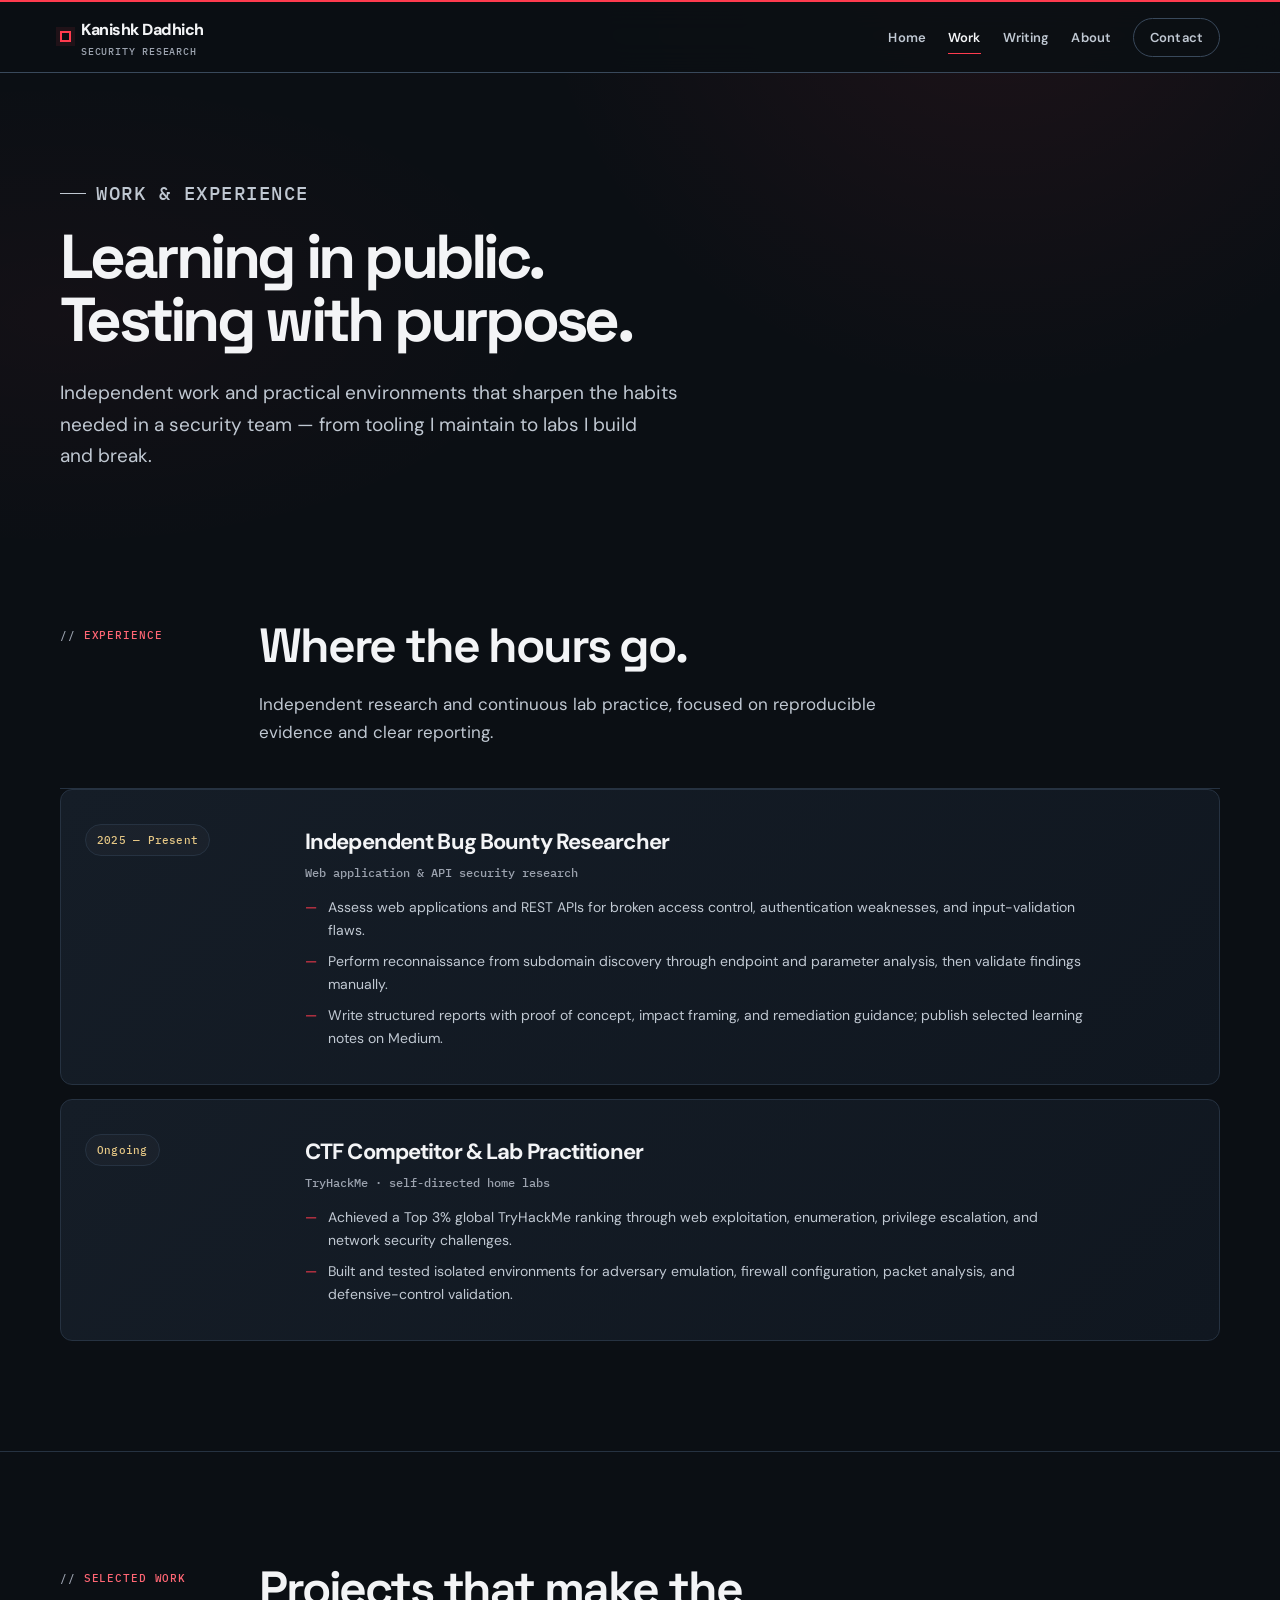
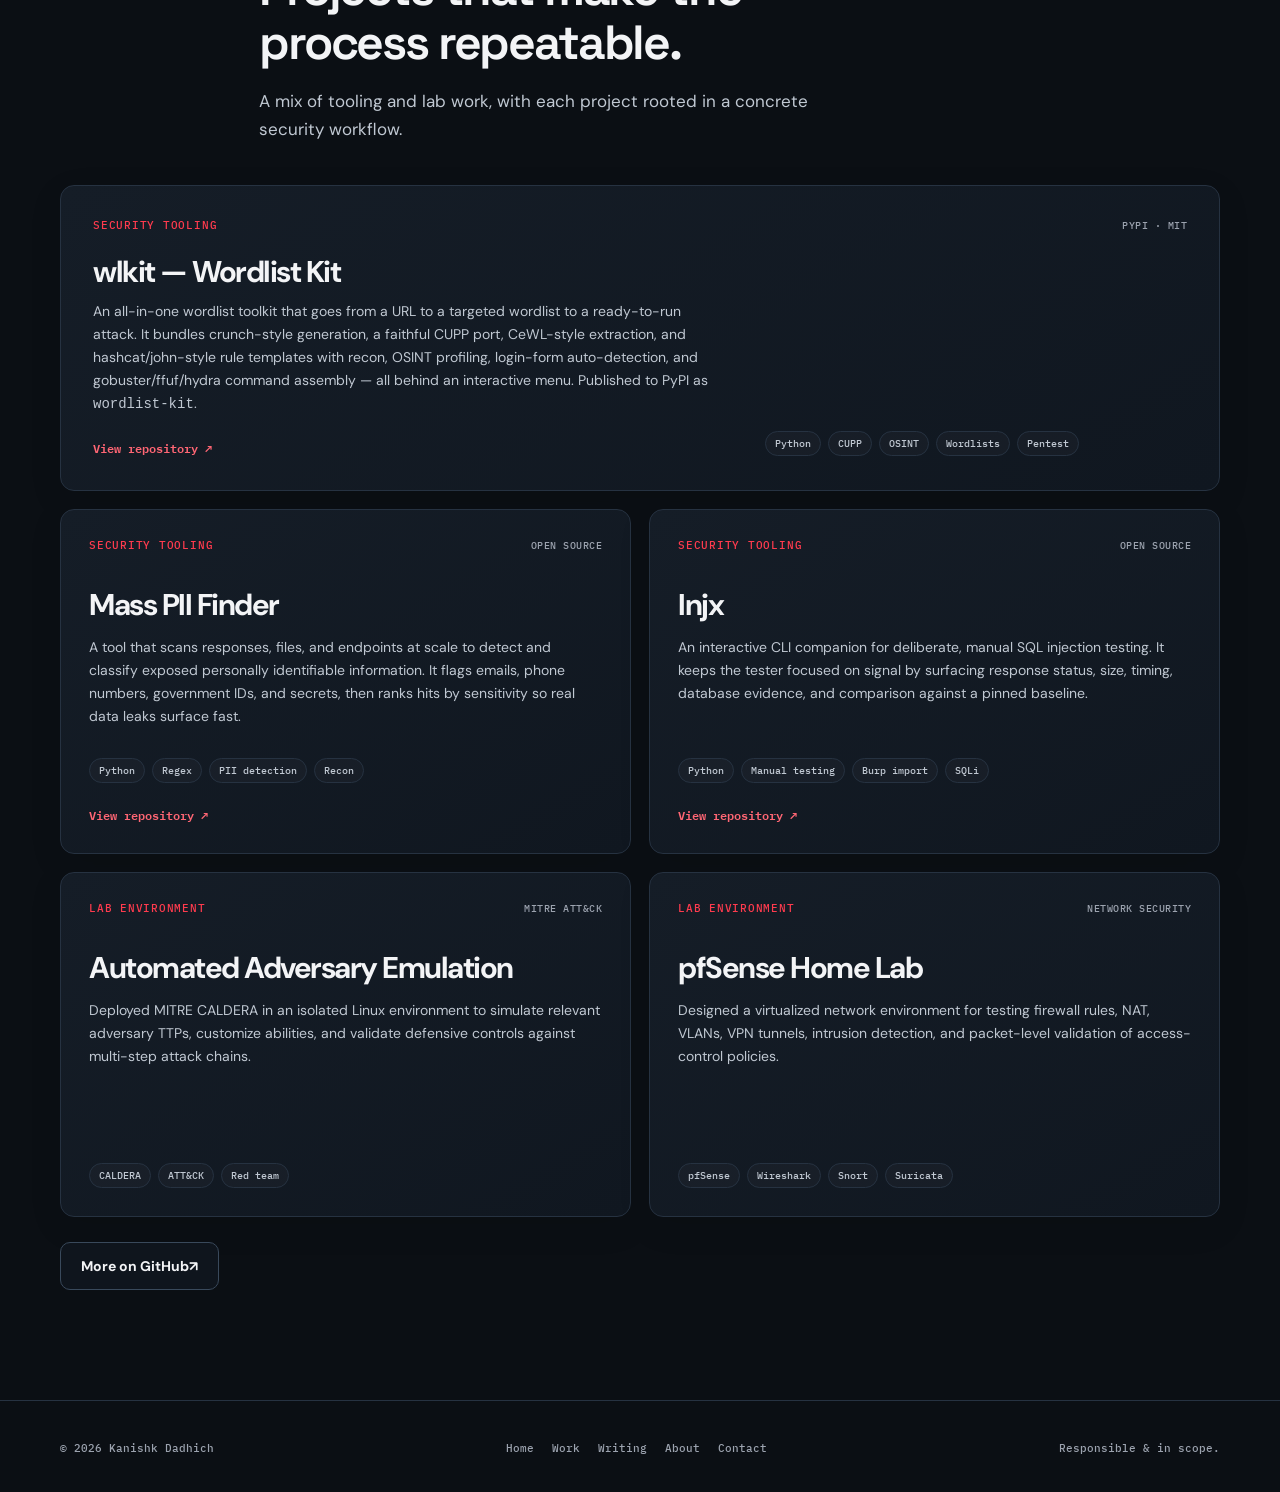
<file: work.html>
<!doctype html>
<html lang="en">
<head>
  <meta charset="UTF-8">
  <meta name="viewport" content="width=device-width, initial-scale=1.0">
  <title>Work &amp; Experience — Kanishk Dadhich</title>
  <meta name="description" content="Security tooling, lab environments, and independent bug bounty experience by Kanishk Dadhich.">
  <meta property="og:type" content="website">
  <meta property="og:title" content="Work &amp; Experience — Kanishk Dadhich">
  <meta property="og:description" content="Security tooling, lab environments, and independent bug bounty experience.">
  <meta property="og:image" content="kanishk.png">
  <meta name="twitter:card" content="summary_large_image">
  <link rel="icon" href="data:image/svg+xml,%3Csvg xmlns='http://www.w3.org/2000/svg' viewBox='0 0 32 32'%3E%3Crect width='32' height='32' fill='%230B0F14'/%3E%3Crect x='9' y='9' width='14' height='14' fill='none' stroke='%23FF3B4E' stroke-width='3'/%3E%3C/svg%3E">
  <link rel="preconnect" href="https://fonts.googleapis.com">
  <link rel="preconnect" href="https://fonts.gstatic.com" crossorigin>
  <link href="https://fonts.googleapis.com/css2?family=DM+Sans:opsz,wght@9..40,400..700&family=IBM+Plex+Mono:wght@400;500;600&family=Space+Grotesk:wght@400;500;600;700&display=swap" rel="stylesheet">
  <link rel="stylesheet" href="styles.css">
</head>
<body>
  <a class="skip-link" href="#main-content">Skip to content</a>

  <header class="site-header">
    <div class="container nav-wrap">
      <a class="wordmark" href="index.html" aria-label="Kanishk Dadhich — home">
        <span class="wordmark-mark" aria-hidden="true"></span>
        <span>Kanishk Dadhich<small>Security Research</small></span>
      </a>
      <nav class="nav-links" id="primary-nav" aria-label="Primary navigation">
        <a href="index.html">Home</a>
        <a href="work.html" aria-current="page">Work</a>
        <a href="writing.html">Writing</a>
        <a href="about.html">About</a>
        <a class="nav-cta" href="contact.html">Contact</a>
      </nav>
        <button type="button" class="nav-toggle" id="nav-toggle" aria-controls="primary-nav" aria-expanded="false" aria-label="Open menu">
          <svg class="icon-open" width="18" height="18" viewBox="0 0 24 24" fill="none" stroke="currentColor" stroke-width="2" stroke-linecap="round" aria-hidden="true"><path d="M3 6h18M3 12h18M3 18h18"/></svg>
          <svg class="icon-close" width="18" height="18" viewBox="0 0 24 24" fill="none" stroke="currentColor" stroke-width="2" stroke-linecap="round" aria-hidden="true"><path d="M6 6l12 12M18 6L6 18"/></svg>
        </button>
    </div>
  </header>

  <main id="main-content">
    <section class="page-lede" id="top">
      <div class="container reveal">
        <p class="eyebrow">Work &amp; experience</p>
        <h1>Learning in public. Testing with purpose.</h1>
        <p>Independent work and practical environments that sharpen the habits needed in a security team — from tooling I maintain to labs I build and break.</p>
      </div>
    </section>

    <section aria-labelledby="experience-title">
      <div class="container">
        <div class="section-head reveal">
          <p class="section-kicker">Experience</p>
          <div>
            <h2 id="experience-title">Where the hours go.</h2>
            <p class="section-intro">Independent research and continuous lab practice, focused on reproducible evidence and clear reporting.</p>
          </div>
        </div>
        <div class="timeline reveal">
          <article class="timeline-item">
            <div class="timeline-date">2025 — Present</div>
            <div>
              <h3>Independent Bug Bounty Researcher</h3>
              <p class="timeline-context">Web application &amp; API security research</p>
              <ul>
                <li>Assess web applications and REST APIs for broken access control, authentication weaknesses, and input-validation flaws.</li>
                <li>Perform reconnaissance from subdomain discovery through endpoint and parameter analysis, then validate findings manually.</li>
                <li>Write structured reports with proof of concept, impact framing, and remediation guidance; publish selected learning notes on Medium.</li>
              </ul>
            </div>
          </article>
          <article class="timeline-item">
            <div class="timeline-date">Ongoing</div>
            <div>
              <h3>CTF Competitor &amp; Lab Practitioner</h3>
              <p class="timeline-context">TryHackMe · self-directed home labs</p>
              <ul>
                <li>Achieved a Top 3% global TryHackMe ranking through web exploitation, enumeration, privilege escalation, and network security challenges.</li>
                <li>Built and tested isolated environments for adversary emulation, firewall configuration, packet analysis, and defensive-control validation.</li>
              </ul>
            </div>
          </article>
        </div>
      </div>
    </section>

    <section class="divider" id="projects" aria-labelledby="projects-title">
      <div class="container">
        <div class="section-head reveal">
          <p class="section-kicker">Selected work</p>
          <div>
            <h2 id="projects-title">Projects that make the process repeatable.</h2>
            <p class="section-intro">A mix of tooling and lab work, with each project rooted in a concrete security workflow.</p>
          </div>
        </div>
        <div class="case-grid reveal">
          <article class="case">
            <div class="case-top"><span class="case-type">Security tooling</span><span class="case-scope">PyPI · MIT</span></div>
            <h3>wlkit — Wordlist Kit</h3>
            <p>An all-in-one wordlist toolkit that goes from a URL to a targeted wordlist to a ready-to-run attack. It bundles crunch-style generation, a faithful CUPP port, CeWL-style extraction, and hashcat/john-style rule templates with recon, OSINT profiling, login-form auto-detection, and gobuster/ffuf/hydra command assembly — all behind an interactive menu. Published to PyPI as <code>wordlist-kit</code>.</p>
            <div class="case-meta"><span>Python</span><span>CUPP</span><span>OSINT</span><span>Wordlists</span><span>Pentest</span></div>
            <a class="case-link" href="https://github.com/kanishk-dadhich/wlkit" target="_blank" rel="noopener">View repository <span aria-hidden="true">↗</span></a>
          </article>
          <article class="case">
            <div class="case-top"><span class="case-type">Security tooling</span><span class="case-scope">Open source</span></div>
            <h3>Mass PII Finder</h3>
            <p>A tool that scans responses, files, and endpoints at scale to detect and classify exposed personally identifiable information. It flags emails, phone numbers, government IDs, and secrets, then ranks hits by sensitivity so real data leaks surface fast.</p>
            <div class="case-meta"><span>Python</span><span>Regex</span><span>PII detection</span><span>Recon</span></div>
            <a class="case-link" href="https://github.com/kanishk-dadhich/MassPIIFinder" target="_blank" rel="noopener">View repository <span aria-hidden="true">↗</span></a>
          </article>
          <article class="case">
            <div class="case-top"><span class="case-type">Security tooling</span><span class="case-scope">Open source</span></div>
            <h3>Injx</h3>
            <p>An interactive CLI companion for deliberate, manual SQL injection testing. It keeps the tester focused on signal by surfacing response status, size, timing, database evidence, and comparison against a pinned baseline.</p>
            <div class="case-meta"><span>Python</span><span>Manual testing</span><span>Burp import</span><span>SQLi</span></div>
            <a class="case-link" href="https://github.com/kanishk-dadhich/injx" target="_blank" rel="noopener">View repository <span aria-hidden="true">↗</span></a>
          </article>
          <article class="case">
            <div class="case-top"><span class="case-type">Lab environment</span><span class="case-scope">MITRE ATT&amp;CK</span></div>
            <h3>Automated Adversary Emulation</h3>
            <p>Deployed MITRE CALDERA in an isolated Linux environment to simulate relevant adversary TTPs, customize abilities, and validate defensive controls against multi-step attack chains.</p>
            <div class="case-meta"><span>CALDERA</span><span>ATT&amp;CK</span><span>Red team</span></div>
          </article>
          <article class="case">
            <div class="case-top"><span class="case-type">Lab environment</span><span class="case-scope">Network security</span></div>
            <h3>pfSense Home Lab</h3>
            <p>Designed a virtualized network environment for testing firewall rules, NAT, VLANs, VPN tunnels, intrusion detection, and packet-level validation of access-control policies.</p>
            <div class="case-meta"><span>pfSense</span><span>Wireshark</span><span>Snort</span><span>Suricata</span></div>
          </article>
        </div>
        <p class="articles-footer reveal"><a class="button button-secondary" href="https://github.com/kanishk-dadhich" target="_blank" rel="noopener">More on GitHub <span aria-hidden="true">↗</span></a></p>
      </div>
    </section>
  </main>

  <footer>
    <div class="container footer-inner">
      <p>© 2026 Kanishk Dadhich</p>
      <nav class="footer-nav" aria-label="Footer navigation">
        <a href="index.html">Home</a>
        <a href="work.html">Work</a>
        <a href="writing.html">Writing</a>
        <a href="about.html">About</a>
        <a href="contact.html">Contact</a>
      </nav>
      <p>Responsible &amp; in scope.</p>
    </div>
  </footer>

  <script src="app.js"></script>
</body>
</html>
</file>
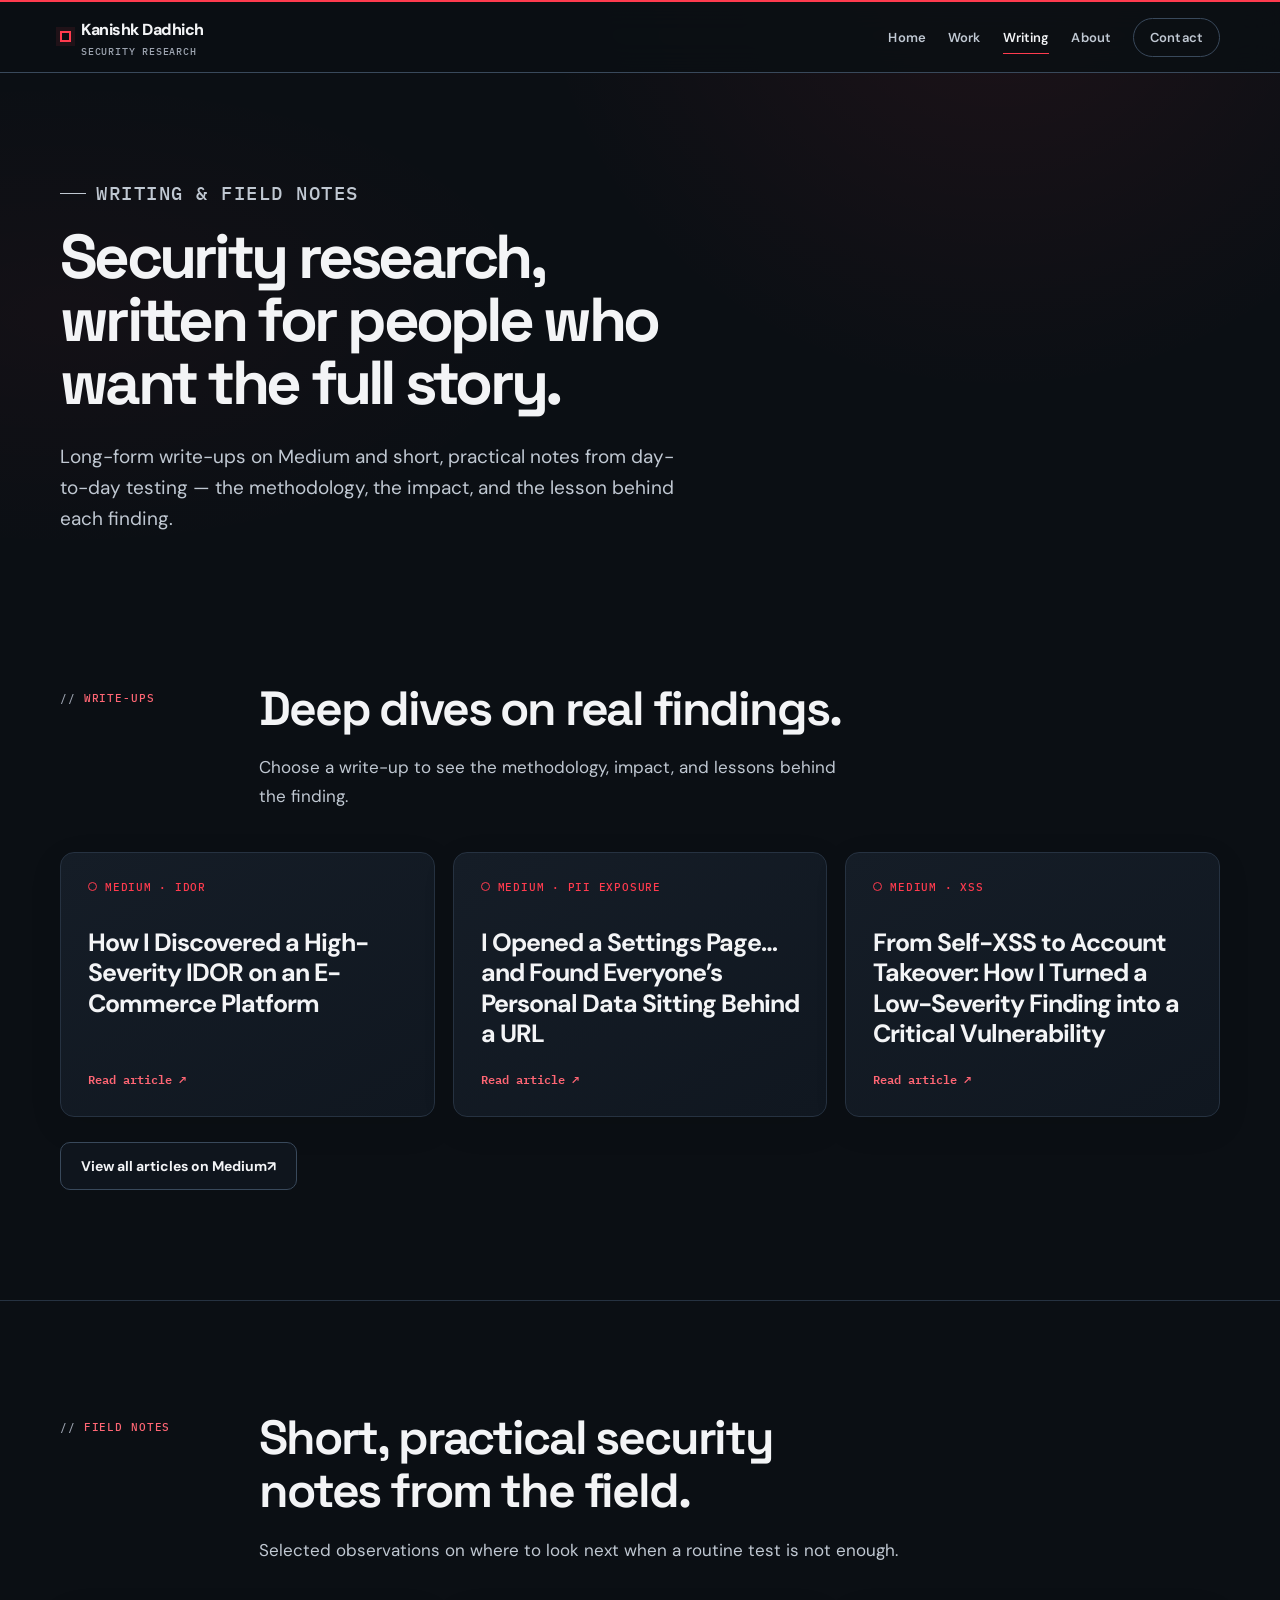
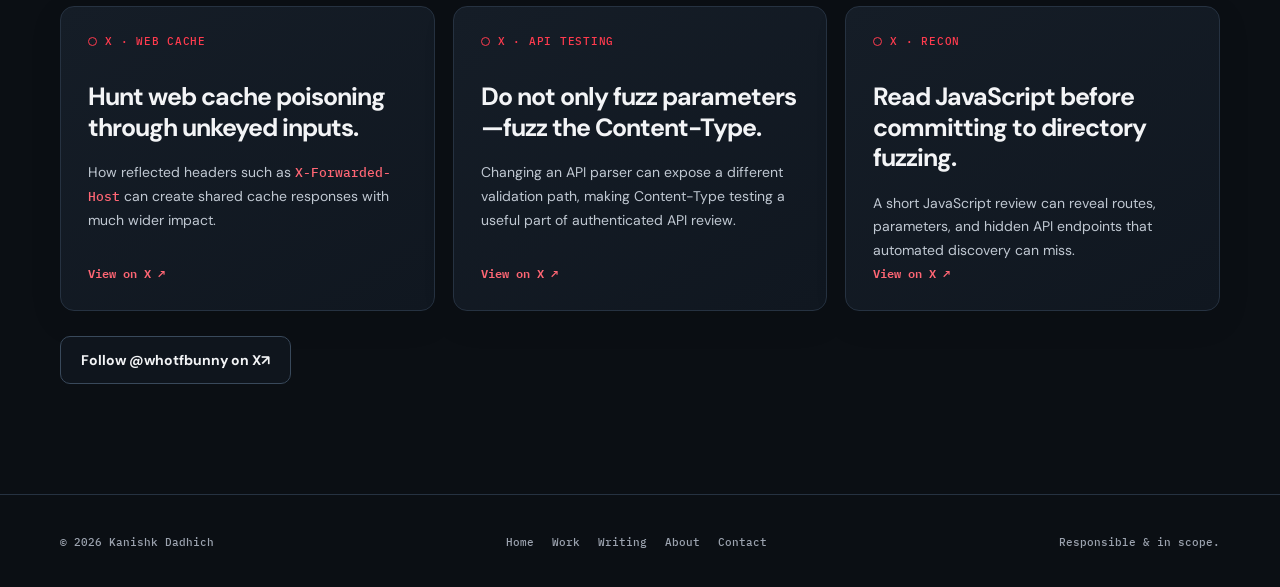
<file: writing.html>
<!doctype html>
<html lang="en">
<head>
  <meta charset="UTF-8">
  <meta name="viewport" content="width=device-width, initial-scale=1.0">
  <title>Writing &amp; Field Notes — Kanishk Dadhich</title>
  <meta name="description" content="Security write-ups on Medium and short field notes from Kanishk Dadhich — IDOR, PII exposure, XSS, recon, and API testing.">
  <meta property="og:type" content="website">
  <meta property="og:title" content="Writing &amp; Field Notes — Kanishk Dadhich">
  <meta property="og:description" content="Security write-ups and short field notes — IDOR, PII exposure, XSS, recon, and API testing.">
  <meta property="og:image" content="kanishk.png">
  <meta name="twitter:card" content="summary_large_image">
  <link rel="icon" href="data:image/svg+xml,%3Csvg xmlns='http://www.w3.org/2000/svg' viewBox='0 0 32 32'%3E%3Crect width='32' height='32' fill='%230B0F14'/%3E%3Crect x='9' y='9' width='14' height='14' fill='none' stroke='%23FF3B4E' stroke-width='3'/%3E%3C/svg%3E">
  <link rel="preconnect" href="https://fonts.googleapis.com">
  <link rel="preconnect" href="https://fonts.gstatic.com" crossorigin>
  <link href="https://fonts.googleapis.com/css2?family=DM+Sans:opsz,wght@9..40,400..700&family=IBM+Plex+Mono:wght@400;500;600&family=Space+Grotesk:wght@400;500;600;700&display=swap" rel="stylesheet">
  <link rel="stylesheet" href="styles.css">
</head>
<body>
  <a class="skip-link" href="#main-content">Skip to content</a>

  <header class="site-header">
    <div class="container nav-wrap">
      <a class="wordmark" href="index.html" aria-label="Kanishk Dadhich — home">
        <span class="wordmark-mark" aria-hidden="true"></span>
        <span>Kanishk Dadhich<small>Security Research</small></span>
      </a>
      <nav class="nav-links" id="primary-nav" aria-label="Primary navigation">
        <a href="index.html">Home</a>
        <a href="work.html">Work</a>
        <a href="writing.html" aria-current="page">Writing</a>
        <a href="about.html">About</a>
        <a class="nav-cta" href="contact.html">Contact</a>
      </nav>
        <button type="button" class="nav-toggle" id="nav-toggle" aria-controls="primary-nav" aria-expanded="false" aria-label="Open menu">
          <svg class="icon-open" width="18" height="18" viewBox="0 0 24 24" fill="none" stroke="currentColor" stroke-width="2" stroke-linecap="round" aria-hidden="true"><path d="M3 6h18M3 12h18M3 18h18"/></svg>
          <svg class="icon-close" width="18" height="18" viewBox="0 0 24 24" fill="none" stroke="currentColor" stroke-width="2" stroke-linecap="round" aria-hidden="true"><path d="M6 6l12 12M18 6L6 18"/></svg>
        </button>
    </div>
  </header>

  <main id="main-content">
    <section class="page-lede" id="top">
      <div class="container reveal">
        <p class="eyebrow">Writing &amp; field notes</p>
        <h1>Security research, written for people who want the full story.</h1>
        <p>Long-form write-ups on Medium and short, practical notes from day-to-day testing — the methodology, the impact, and the lesson behind each finding.</p>
      </div>
    </section>

    <section id="articles" aria-labelledby="articles-title">
      <div class="container">
        <div class="section-head reveal">
          <p class="section-kicker">Write-ups</p>
          <div>
            <h2 id="articles-title">Deep dives on real findings.</h2>
            <p class="section-intro">Choose a write-up to see the methodology, impact, and lessons behind the finding.</p>
          </div>
        </div>
        <div class="articles-grid reveal">
          <a class="article-card" href="https://medium.com/@kanishkdadhich123/how-i-discovered-a-high-severity-idor-on-an-e-commerce-platform-f13a316aa71c" target="_blank" rel="noopener" aria-label="Read How I Discovered a High-Severity IDOR on an E-Commerce Platform on Medium">
            <span class="article-source">Medium · IDOR</span>
            <h3>How I Discovered a High-Severity IDOR on an E-Commerce Platform</h3>
            <span class="article-read">Read article <span aria-hidden="true">↗</span></span>
          </a>
          <a class="article-card" href="https://medium.com/@kanishkdadhich123/i-opened-a-settings-page-and-found-everyones-personal-data-sitting-behind-a-url-5c057a7e2955" target="_blank" rel="noopener" aria-label="Read I Opened a Settings Page and Found Everyone’s Personal Data Sitting Behind a URL on Medium">
            <span class="article-source">Medium · PII exposure</span>
            <h3>I Opened a Settings Page… and Found Everyone’s Personal Data Sitting Behind a URL</h3>
            <span class="article-read">Read article <span aria-hidden="true">↗</span></span>
          </a>
          <a class="article-card" href="https://medium.com/@kanishkdadhich123/from-self-xss-to-account-takeover-how-i-turned-a-low-severity-finding-into-a-critical-6cde39fcd412" target="_blank" rel="noopener" aria-label="Read From Self-XSS to Account Takeover: How I Turned a Low-Severity Finding into a Critical Vulnerability on Medium">
            <span class="article-source">Medium · XSS</span>
            <h3>From Self-XSS to Account Takeover: How I Turned a Low-Severity Finding into a Critical Vulnerability</h3>
            <span class="article-read">Read article <span aria-hidden="true">↗</span></span>
          </a>
        </div>
        <p class="articles-footer reveal"><a class="button button-secondary" href="https://medium.com/@kanishkdadhich123" target="_blank" rel="noopener">View all articles on Medium <span aria-hidden="true">↗</span></a></p>
      </div>
    </section>

    <section class="divider" id="field-notes" aria-labelledby="field-notes-title">
      <div class="container">
        <div class="section-head reveal">
          <p class="section-kicker">Field notes</p>
          <div>
            <h2 id="field-notes-title">Short, practical security notes from the field.</h2>
            <p class="section-intro">Selected observations on where to look next when a routine test is not enough.</p>
          </div>
        </div>
        <div class="articles-grid reveal">
          <a class="article-card" href="https://x.com/whotfbunny" target="_blank" rel="noopener" aria-label="View Kanishk Dadhich’s field notes on X">
            <span class="article-source">X · Web cache</span>
            <h3>Hunt web cache poisoning through unkeyed inputs.</h3>
            <p>How reflected headers such as <code>X-Forwarded-Host</code> can create shared cache responses with much wider impact.</p>
            <span class="article-read">View on X <span aria-hidden="true">↗</span></span>
          </a>
          <a class="article-card" href="https://x.com/whotfbunny" target="_blank" rel="noopener" aria-label="View Kanishk Dadhich’s field notes on X">
            <span class="article-source">X · API testing</span>
            <h3>Do not only fuzz parameters—fuzz the Content-Type.</h3>
            <p>Changing an API parser can expose a different validation path, making Content-Type testing a useful part of authenticated API review.</p>
            <span class="article-read">View on X <span aria-hidden="true">↗</span></span>
          </a>
          <a class="article-card" href="https://x.com/whotfbunny" target="_blank" rel="noopener" aria-label="View Kanishk Dadhich’s field notes on X">
            <span class="article-source">X · Recon</span>
            <h3>Read JavaScript before committing to directory fuzzing.</h3>
            <p>A short JavaScript review can reveal routes, parameters, and hidden API endpoints that automated discovery can miss.</p>
            <span class="article-read">View on X <span aria-hidden="true">↗</span></span>
          </a>
        </div>
        <p class="articles-footer reveal"><a class="button button-secondary" href="https://x.com/whotfbunny" target="_blank" rel="noopener">Follow @whotfbunny on X <span aria-hidden="true">↗</span></a></p>
      </div>
    </section>
  </main>

  <footer>
    <div class="container footer-inner">
      <p>© 2026 Kanishk Dadhich</p>
      <nav class="footer-nav" aria-label="Footer navigation">
        <a href="index.html">Home</a>
        <a href="work.html">Work</a>
        <a href="writing.html">Writing</a>
        <a href="about.html">About</a>
        <a href="contact.html">Contact</a>
      </nav>
      <p>Responsible &amp; in scope.</p>
    </div>
  </footer>

  <script src="app.js"></script>
</body>
</html>
</file>
<file: styles.css>
:root {
  color-scheme: dark;
  --bg: #0b0f14;
  --surface: #111821;
  --surface-raised: #151d27;
  --surface-muted: #101720;
  --text: #f3f4f6;
  --text-soft: #c0c8d2;
  --text-muted: #9ca3af;
  --line: #263241;
  --line-strong: #39495b;
  --accent: #ff3b4e;
  --accent-bright: #ff6674;
  --accent-ink: #2a0508;
  --warm: #e5c785;
  --danger: #ff8f8f;
  --blue: #60a5fa;
  --red: var(--accent);
  --red-bright: var(--accent-bright);
  --header-bg: rgba(11, 15, 20, .88);
  --field-bg: rgba(17, 24, 33, .78);
  --tag-bg: rgba(255, 255, 255, .025);
  --font-sans: "DM Sans", sans-serif;
  --font-display: "Space Grotesk", sans-serif;
  --font-mono: "IBM Plex Mono", monospace;
  --max-width: 1160px;
  --shadow: 0 24px 70px rgba(0, 0, 0, .28);
}

* { box-sizing: border-box; }
html { scroll-behavior: smooth; }
body {
  margin: 0;
  min-width: 320px;
  overflow-x: hidden;
  color: var(--text);
  background: var(--bg);
  font-family: var(--font-sans);
  font-size: 16px;
  line-height: 1.65;
  -webkit-font-smoothing: antialiased;
  transition: background .3s ease, color .3s ease;
}
body::before {
  content: "";
  position: fixed;
  inset: 0;
  z-index: -2;
  pointer-events: none;
  background:
    radial-gradient(ellipse at 78% -5%, rgba(255, 59, 78, .08), transparent 29rem),
    radial-gradient(ellipse at 5% 35%, rgba(255, 59, 78, .035), transparent 31rem),
    var(--bg);
}
body::after {
  content: "";
  position: fixed;
  inset: 0;
  z-index: -1;
  pointer-events: none;
  opacity: .14;
  background-image: radial-gradient(rgba(156, 163, 175, .6) .65px, transparent .65px);
  background-size: 22px 22px;
  mask-image: linear-gradient(to bottom, black, transparent 58%);
}
a { color: inherit; text-decoration: none; }
a:focus-visible, button:focus-visible {
  outline: 3px solid var(--accent);
  outline-offset: 4px;
  border-radius: 3px;
}
::selection { background: var(--accent); color: var(--accent-ink); }

.skip-link {
  position: fixed;
  top: 12px;
  left: 12px;
  z-index: 100;
  padding: 9px 13px;
  color: var(--accent-ink);
  background: var(--accent);
  border-radius: 4px;
  transform: translateY(-170%);
  transition: transform .18s ease;
  font-weight: 800;
}
.skip-link:focus { transform: translateY(0); }
.container { width: min(var(--max-width), calc(100% - 48px)); margin: 0 auto; }

.site-header {
  position: sticky;
  border-top: 2px solid var(--red);
  top: 0;
  z-index: 20;
  border-bottom: 1px solid var(--line-strong);
  background: var(--header-bg);
  backdrop-filter: blur(16px);
}
.nav-wrap { min-height: 70px; display: flex; align-items: center; justify-content: space-between; gap: 24px; }
.wordmark { display: inline-flex; align-items: center; gap: 10px; flex-shrink: 0; font-weight: 800; letter-spacing: -.03em; color: var(--text); }
.wordmark-mark { width: 11px; height: 11px; border: 2px solid var(--accent); box-shadow: 0 0 0 4px rgba(255, 59, 78, .09); }
.wordmark small { display: block; color: var(--text-muted); font: 500 10px/1.1 var(--font-mono); letter-spacing: .08em; text-transform: uppercase; margin-top: 3px; }
.nav-links { display: flex; align-items: center; gap: 22px; margin-left: auto; }
.nav-toggle { display: none; align-items: center; justify-content: center; width: 44px; height: 44px; padding: 0; color: var(--text-soft); background: transparent; border: 1px solid var(--line-strong); border-radius: 10px; cursor: pointer; transition: border-color .18s ease, color .18s ease, background .18s ease; }
.nav-toggle:hover { color: var(--accent-bright); border-color: var(--accent); background: rgba(255, 59, 78, .08); }
.nav-toggle .icon-close { display: none; }
.site-header.nav-open .nav-toggle .icon-open { display: none; }
.site-header.nav-open .nav-toggle .icon-close { display: block; }
.nav-links a { position: relative; color: var(--text-soft); font: 600 13px var(--font-sans); letter-spacing: .01em; padding: 6px 0; }
.nav-links a:not(.nav-cta)::after { content: ""; position: absolute; left: 0; right: 0; bottom: -2px; height: 1px; background: var(--accent); transform: scaleX(0); transform-origin: left; transition: transform .22s ease; }
.nav-links a:not(.nav-cta):hover { color: var(--red); }
.nav-links a:not(.nav-cta):hover::after { transform: scaleX(1); }
.nav-links a[aria-current="page"] { color: var(--text); }
.nav-links a[aria-current="page"]::after { transform: scaleX(1); }
.nav-cta { padding: 10px 16px !important; border: 1px solid var(--line-strong); border-radius: 999px; transition: border-color .18s ease, background .18s ease; }
.nav-cta:hover { border-color: var(--red); background: rgba(255, 59, 78, .08); }
.hero { padding: 104px 0 90px; }
.hero-grid { display: grid; grid-template-columns: minmax(0, 1.15fr) minmax(320px, .85fr); gap: clamp(42px, 7vw, 88px); align-items: center; }
.eyebrow { display: flex; align-items: center; gap: 10px; margin: 0 0 20px; color: var(--accent); font: 500 12px var(--font-mono); letter-spacing: .08em; text-transform: uppercase; }
.eyebrow::before { content: ""; width: 26px; height: 1px; background: currentColor; }
h1, h2, h3, p { margin-top: 0; }
h1 { max-width: 800px; margin-bottom: 26px; font: 700 clamp(42px, 6vw, 76px)/1.02 var(--font-display); letter-spacing: -.06em; text-wrap: balance; }
h1 .emphasis { color: var(--accent-bright); }
.name-highlight { color: var(--red-bright); font-weight: 700; }
.hero-copy { max-width: 620px; color: var(--text-soft); font-size: clamp(17px, 2vw, 20px); line-height: 1.7; text-wrap: pretty; }
.hero-actions { display: flex; flex-wrap: wrap; gap: 12px; margin-top: 34px; }
.button { display: inline-flex; align-items: center; justify-content: center; min-height: 48px; padding: 12px 20px; border: 1px solid transparent; border-radius: 10px; font: 700 14px var(--font-sans); cursor: pointer; transition: transform .18s ease, border-color .18s ease, background .18s ease, box-shadow .18s ease; }
.button:hover { transform: translateY(-2px); }
.button-primary { color: var(--accent-ink); background: var(--accent); box-shadow: 0 5px 18px rgba(255, 59, 78, .14); }
.button-primary:hover { background: var(--accent-bright); box-shadow: 0 7px 24px rgba(255, 59, 78, .2); }
.button-secondary { color: var(--text); border-color: var(--line-strong); background: var(--field-bg); }
.button-secondary:hover { border-color: var(--red); background: rgba(255, 59, 78, .08); }
.button svg { margin-left: 9px; }

.profile-panel { position: relative; padding: 24px; overflow: hidden; border: 1px solid var(--line-strong); border-radius: 16px; background: linear-gradient(145deg, var(--surface-raised), var(--surface-muted)); box-shadow: var(--shadow); }
.profile-panel::after { content: ""; position: absolute; width: 145px; height: 145px; right: -50px; top: -50px; border: 1px solid rgba(255, 59, 78, .2); border-radius: 50%; box-shadow: 0 0 0 18px rgba(255, 59, 78, .025), 0 0 0 37px rgba(255, 59, 78, .018); }
.profile-portrait { position: relative; z-index: 1; aspect-ratio: 4 / 3; margin: 0 0 22px; overflow: hidden; border: 1px solid rgba(255, 59, 78, .22); border-radius: 10px; background: var(--surface-muted); }
.profile-portrait::after { content: ""; position: absolute; inset: 0; pointer-events: none; background: linear-gradient(to top, rgba(8, 20, 27, .38), transparent 42%); }
.profile-portrait img { display: block; width: 100%; height: 100%; object-fit: cover; object-position: center 18%; }
.panel-label { position: relative; z-index: 1; margin-bottom: 21px; color: var(--text-muted); font: 500 11px var(--font-mono); letter-spacing: .08em; text-transform: uppercase; }
.panel-status { position: relative; z-index: 1; display: flex; align-items: center; gap: 9px; margin-bottom: 24px; color: var(--accent-bright); font: 600 14px var(--font-mono); }
.status-dot { width: 8px; height: 8px; border-radius: 50%; background: var(--accent); box-shadow: 0 0 0 5px rgba(255, 59, 78, .1); animation: pulse 2.4s ease-out infinite; }
@keyframes pulse { 0% { box-shadow: 0 0 0 0 rgba(255, 59, 78, .3); } 70% { box-shadow: 0 0 0 9px rgba(255, 59, 78, 0); } 100% { box-shadow: 0 0 0 0 rgba(255, 59, 78, 0); } }
.focus-list { position: relative; z-index: 1; display: grid; margin: 0; }
.focus-list div { display: grid; grid-template-columns: 64px 1fr; gap: 14px; padding: 13px 0; border-top: 1px solid var(--line); }
.focus-list dt { color: var(--text-muted); font: 500 10px var(--font-mono); letter-spacing: .06em; text-transform: uppercase; }
.focus-list dd { margin: 0; color: var(--text-soft); font-size: 13px; line-height: 1.5; }

.metrics { border-top: 1px solid var(--line); border-bottom: 1px solid var(--line); background: linear-gradient(90deg, rgba(21, 29, 39, .72), rgba(17, 24, 33, .35)); }
.metric-grid { display: grid; grid-template-columns: repeat(3, 1fr); }
.metric { position: relative; padding: 30px; }
.metric + .metric { border-left: 1px solid var(--line); }
.metric-value { display: block; color: var(--accent-bright); font-size: clamp(28px, 3.2vw, 41px); font-weight: 800; line-height: 1.1; letter-spacing: -.05em; }
.metric-label { display: block; max-width: 220px; margin-top: 7px; color: var(--text-muted); font: 500 11px/1.5 var(--font-mono); letter-spacing: .02em; }

section { padding: 110px 0; }
:where(section, [id]) { scroll-margin-top: 92px; }
.section-head { display: grid; grid-template-columns: 165px minmax(0, 1fr); gap: 34px; margin-bottom: 42px; }
.section-kicker { padding-top: 9px; color: var(--accent-bright); font: 500 11px var(--font-mono); letter-spacing: .08em; text-transform: uppercase; }
.section-kicker::before { content: "// "; color: var(--text-muted); }
h2 { max-width: 720px; margin-bottom: 0; font: 650 clamp(30px, 4vw, 48px)/1.12 var(--font-display); letter-spacing: -.045em; text-wrap: balance; }
.section-intro { max-width: 665px; margin: 18px 0 0; color: var(--text-soft); font-size: 17px; text-wrap: pretty; }
.divider { border-top: 1px solid var(--line); }
.page-lede { padding: 88px 0 18px; }
.page-lede h1 { font-size: clamp(38px, 5vw, 62px); }
.page-lede p { max-width: 640px; margin-top: 20px; color: var(--text-soft); font-size: clamp(16px, 2vw, 19px); text-wrap: pretty; }
.section-cta { margin-top: 34px; }

.about-grid { display: grid; grid-template-columns: minmax(0, 1fr) minmax(290px, .62fr); gap: clamp(42px, 8vw, 100px); align-items: start; }
.about-copy { color: var(--text-soft); font-size: 17px; }
.about-copy p + p { margin-top: 20px; }
.principles { padding: 5px 0 0; border-top: 1px solid var(--line-strong); }
.principles h3 { margin: 17px 0 14px; font: 600 12px var(--font-mono); letter-spacing: .06em; text-transform: uppercase; }
.principles ul { display: grid; gap: 11px; margin: 0; padding: 0; list-style: none; color: var(--text-soft); font-size: 14px; }
.principles li { display: flex; gap: 10px; align-items: baseline; }
.principles li::before { content: "↗"; color: var(--accent); font-family: var(--font-mono); }

.skills-grid { display: grid; grid-template-columns: repeat(4, 1fr); gap: 14px; background: transparent; border: 0; }
.skill-group { min-height: 250px; padding: 24px; border: 1px solid var(--line); border-radius: 13px; background: linear-gradient(145deg, var(--surface-raised), var(--surface-muted)); transition: transform .18s ease, border-color .18s ease, background .18s ease; }
.skill-group:hover { transform: translateY(-3px); border-color: var(--line-strong); background: var(--surface-raised); }
.skill-num { color: var(--accent); font: 500 11px var(--font-mono); }
.skill-group h3 { margin: 33px 0 13px; font-size: 17px; letter-spacing: -.03em; }
.skill-group p { margin: 0; color: var(--text-muted); font-size: 13px; line-height: 1.7; }

.timeline { position: relative; display: grid; gap: 0; border-top: 1px solid var(--line); }
.timeline-item { display: grid; grid-template-columns: 190px minmax(0, 1fr); gap: 30px; padding: 34px 24px; border: 1px solid var(--line); border-radius: 12px; background: linear-gradient(135deg, var(--surface-raised), var(--surface-muted)); }
.timeline-item + .timeline-item { margin-top: 14px; }
.timeline-date { align-self: start; width: fit-content; padding: 8px 11px; border: 1px solid var(--line); border-radius: 999px; color: var(--warm); background: var(--tag-bg); font: 500 11px var(--font-mono); letter-spacing: .02em; }
.timeline-item h3 { margin-bottom: 4px; font-size: 22px; letter-spacing: -.04em; }
.timeline-context { margin-bottom: 16px; color: var(--text-muted); font: 500 12px var(--font-mono); }
.timeline-item ul { display: grid; gap: 8px; max-width: 780px; margin: 0; padding: 0; list-style: none; color: var(--text-soft); font-size: 14px; }
.timeline-item li { display: flex; gap: 11px; }
.timeline-item li::before { content: "—"; color: var(--accent); }

.case-grid { display: grid; grid-template-columns: repeat(2, minmax(0, 1fr)); gap: 18px; }
.case { display: flex; flex-direction: column; min-height: 345px; padding: 28px; border: 1px solid var(--line); border-radius: 14px; background: linear-gradient(150deg, var(--surface-raised), var(--surface-muted)); box-shadow: 0 10px 34px rgba(0, 0, 0, .09); transition: transform .2s ease, border-color .2s ease, box-shadow .2s ease; }
.case:hover { transform: translateY(-4px); border-color: var(--line-strong); box-shadow: var(--shadow); }
.case:first-child { grid-column: 1 / -1; display: grid; grid-template-columns: minmax(0, 1.2fr) minmax(220px, .8fr); grid-template-rows: auto auto 1fr auto; grid-template-areas: "top top" "title tags" "description tags" "link tags"; column-gap: 38px; align-content: start; min-height: 270px; padding: 32px; }
.case:first-child .case-top { grid-area: top; }
.case:first-child h3 { grid-area: title; margin: 23px 0 10px; }
.case:first-child p { grid-area: description; margin: 0; }
.case:first-child .case-meta { grid-area: tags; align-content: end; align-self: stretch; margin: 0; padding-bottom: 2px; }
.case:first-child .case-link { grid-area: link; width: fit-content; }
.case-top { display: flex; align-items: center; justify-content: space-between; gap: 12px; }
.case-type { color: var(--accent); font: 500 11px var(--font-mono); letter-spacing: .07em; text-transform: uppercase; }
.case-scope { color: var(--text-muted); font: 500 10px var(--font-mono); letter-spacing: .05em; text-transform: uppercase; }
.case h3 { margin: 36px 0 13px; font-size: clamp(23px, 2.6vw, 30px); line-height: 1.15; letter-spacing: -.05em; }
.case p { margin-bottom: 24px; color: var(--text-soft); font-size: 14px; }
.case-meta { display: flex; flex-wrap: wrap; gap: 7px; margin-top: auto; }
.case-meta span { padding: 5px 9px; border: 1px solid var(--line); border-radius: 999px; color: var(--text-soft); background: var(--tag-bg); font: 500 10px var(--font-mono); }
.case-link { display: inline-flex; align-items: center; gap: 7px; margin-top: 22px; color: var(--accent-bright); font: 600 12px var(--font-mono); }
.case-link:hover { text-decoration: underline; text-underline-offset: 4px; }

.articles-grid { display: grid; grid-template-columns: repeat(3, minmax(0, 1fr)); gap: 18px; }
.article-card { display: flex; flex-direction: column; min-height: 265px; padding: 27px; border: 1px solid var(--line); border-radius: 14px; background: linear-gradient(150deg, var(--surface-raised), var(--surface-muted)); box-shadow: 0 10px 34px rgba(0, 0, 0, .09); transition: transform .2s ease, border-color .2s ease, background .2s ease, box-shadow .2s ease; }
.article-card:hover { transform: translateY(-4px); border-color: var(--accent); background: var(--surface-raised); box-shadow: var(--shadow); }
.article-source { display: flex; align-items: center; gap: 8px; color: var(--accent); font: 500 11px var(--font-mono); letter-spacing: .07em; text-transform: uppercase; }
.article-source::before { content: ""; width: 7px; height: 7px; border: 1px solid currentColor; border-radius: 50%; }
.article-card h3 { margin: 34px 0 18px; color: var(--text); font-size: clamp(20px, 2vw, 25px); line-height: 1.22; letter-spacing: -.04em; overflow-wrap: anywhere; }
.article-card p { margin: 0; color: var(--text-soft); font-size: 14px; line-height: 1.7; }
.article-card code { color: var(--accent-bright); font: 500 .9em var(--font-mono); overflow-wrap: anywhere; }
.article-read { display: inline-flex; align-items: center; gap: 7px; margin-top: auto; color: var(--accent-bright); font: 600 12px var(--font-mono); }
.article-card:hover .article-read { text-decoration: underline; text-underline-offset: 4px; }
.articles-footer { margin: 25px 0 0; }

.knowledge-grid { display: grid; grid-template-columns: .9fr 1.1fr; gap: 18px; }
.credentials, .research { padding: 28px; border: 1px solid var(--line); border-radius: 14px; background: var(--surface-muted); }
.subhead { margin-bottom: 24px; color: var(--text-muted); font: 500 11px var(--font-mono); letter-spacing: .07em; text-transform: uppercase; }
.credential-list, .research-list { margin: 0; padding: 0; list-style: none; }
.credential-list { display: grid; gap: 14px; }
.credential-list li { padding-bottom: 14px; border-bottom: 1px solid var(--line); color: var(--text-soft); font-size: 14px; }
.credential-list li:last-child { padding-bottom: 0; border-bottom: 0; }
.credential-list strong { display: block; margin-bottom: 2px; color: var(--text); font-size: 14px; }
.credential-list span { color: var(--text-muted); font-size: 12px; }
.research-list { display: grid; gap: 1px; overflow: hidden; background: var(--line); border: 1px solid var(--line); border-radius: 10px; }
.research-list a { display: flex; justify-content: space-between; gap: 20px; padding: 17px; background: var(--surface); transition: background .18s ease; }
.research-list a:hover { background: var(--surface-raised); }
.research-list strong { display: block; color: var(--text); font-size: 14px; }
.research-list span { display: block; margin-top: 4px; color: var(--text-muted); font: 500 11px var(--font-mono); }
.research-list svg { flex: 0 0 auto; margin-top: 4px; color: var(--accent); }

.contact { padding: 96px 0; border-top: 1px solid var(--line); }
.contact-box { display: grid; grid-template-columns: 1fr auto; gap: 32px; align-items: end; padding: clamp(28px, 5vw, 58px); overflow: hidden; border: 1px solid var(--line-strong); border-radius: 16px; background: linear-gradient(115deg, var(--surface-raised), var(--surface-muted)); box-shadow: var(--shadow); }
.contact-box h2 { max-width: 620px; }
.contact-box p { max-width: 600px; margin: 17px 0 0; color: var(--text-soft); }
.contact-actions { display: flex; flex-wrap: wrap; gap: 10px; justify-content: flex-end; }

.contact-layout { display: grid; grid-template-columns: minmax(0, 1fr) minmax(300px, .8fr); gap: clamp(40px, 7vw, 90px); align-items: start; }
.contact-detail h3 { margin: 0 0 12px; font: 600 12px var(--font-mono); letter-spacing: .06em; text-transform: uppercase; color: var(--text-muted); }
.contact-detail ul { margin: 0 0 30px; padding: 0; list-style: none; display: grid; gap: 12px; }
.contact-detail a.detail-link { display: inline-flex; align-items: center; gap: 9px; color: var(--text-soft); font-size: 15px; }
.contact-detail a.detail-link:hover { color: var(--red); }
.contact-detail .detail-link svg { color: var(--accent); flex: 0 0 auto; }
.contact-form { display: grid; gap: 16px; padding: clamp(24px, 4vw, 34px); border: 1px solid var(--line-strong); border-radius: 14px; background: var(--surface-muted); }
.field { display: grid; gap: 7px; }
.field label { color: var(--text-soft); font: 500 11px var(--font-mono); letter-spacing: .05em; text-transform: uppercase; }
.field input, .field textarea { width: 100%; padding: 12px 14px; color: var(--text); background: var(--field-bg); border: 1px solid var(--line-strong); border-radius: 8px; font: 400 15px var(--font-sans); transition: border-color .18s ease, box-shadow .18s ease; }
.field input:focus, .field textarea:focus { outline: none; border-color: var(--red); box-shadow: 0 0 0 3px rgba(255, 59, 78, .16); }
.field textarea { min-height: 130px; resize: vertical; }
.form-note { margin: 4px 0 0; color: var(--text-muted); font-size: 12px; }
.form-status { margin: 0; min-height: 18px; color: var(--accent-bright); font: 500 12px var(--font-mono); }

footer { padding: 40px 0 38px; border-top: 1px solid var(--line); color: var(--text-muted); font: 500 11px var(--font-mono); }
.footer-inner { display: flex; justify-content: space-between; align-items: center; gap: 20px; flex-wrap: wrap; }
.footer-nav { display: flex; gap: 18px; flex-wrap: wrap; }
.footer-nav a { color: var(--text-muted); }
.footer-nav a:hover { color: var(--red); }
.footer-inner p { margin: 0; }

.reveal { opacity: 0; transform: translateY(18px); transition: opacity .55s cubic-bezier(.22,.61,.36,1), transform .55s cubic-bezier(.22,.61,.36,1); }
.reveal.is-visible { opacity: 1; transform: none; }

@media (prefers-reduced-motion: reduce) {
  html { scroll-behavior: auto; }
  *, *::before, *::after { transition-duration: .001ms !important; animation-duration: .001ms !important; animation-iteration-count: 1 !important; }
  .reveal { opacity: 1; transform: none; }
}
@media (max-width: 900px) {
  .hero { padding-top: 82px; }
  .hero-grid { grid-template-columns: minmax(0, 1.1fr) minmax(275px, .9fr); gap: clamp(26px, 5vw, 42px); }
  .about-grid, .knowledge-grid, .contact-layout { grid-template-columns: 1fr; }
  .section-head, .timeline-item { grid-template-columns: 140px minmax(0, 1fr); }
  .skills-grid { grid-template-columns: repeat(2, 1fr); }
  .contact-box { grid-template-columns: 1fr; }
  .contact-actions { justify-content: flex-start; }
}
@media (max-width: 760px) {
  .hero-grid { grid-template-columns: 1fr; }
  .nav-toggle { display: inline-flex; }
  .nav-links {
    position: absolute;
    top: 100%;
    left: 0;
    right: 0;
    margin-left: 0;
    flex-direction: column;
    align-items: stretch;
    gap: 0;
    padding: 6px 0 12px;
    background: var(--header-bg);
    backdrop-filter: blur(16px);
    border-bottom: 1px solid var(--line-strong);
    max-height: 0;
    overflow: hidden;
    opacity: 0;
    pointer-events: none;
    transition: max-height .28s ease, opacity .2s ease;
  }
  .site-header.nav-open .nav-links { max-height: 420px; opacity: 1; pointer-events: auto; }
  .nav-links a { padding: 13px 24px; font-size: 13px; }
  .nav-links a { min-height: 44px; display: flex; align-items: center; }
  .nav-links a:not(.nav-cta)::after { display: none; }
  .nav-links a[aria-current="page"] { color: var(--accent-bright); }
  .nav-links .nav-cta { margin: 10px 24px 2px; justify-content: center; text-align: center; border-color: var(--accent); }
}
@media (max-width: 650px) {
  .container { width: min(100% - 32px, var(--max-width)); }
  .nav-wrap { min-height: 65px; gap: 12px; }
  .wordmark > span:last-child { display: block; }
  .wordmark { font-size: 14px; }
  .wordmark small { font-size: 9px; }
  .hero { padding: 70px 0 62px; }
  .metric-grid, .case-grid, .articles-grid { grid-template-columns: 1fr; }
  .metric + .metric { border-top: 1px solid var(--line); border-left: 0; }
  section { padding: 76px 0; }
  .section-head, .timeline-item { grid-template-columns: 1fr; gap: 14px; }
  .section-head { margin-bottom: 34px; }
  .section-kicker { padding-top: 0; }
  .skills-grid { grid-template-columns: 1fr; }
  .skill-group { min-height: 0; }
  .case { min-height: 0; }
  .case:first-child { grid-template-columns: 1fr; grid-template-rows: auto; grid-template-areas: "top" "title" "description" "tags" "link"; gap: 0; min-height: 0; padding: 24px; }
  .case:first-child h3 { margin: 28px 0 12px; }
  .case:first-child .case-meta { margin-top: 22px; }
  .timeline-item { padding: 24px 20px; }
  .contact { padding: 72px 0; }
  .footer-inner { flex-direction: column; align-items: flex-start; }
}
</file>
